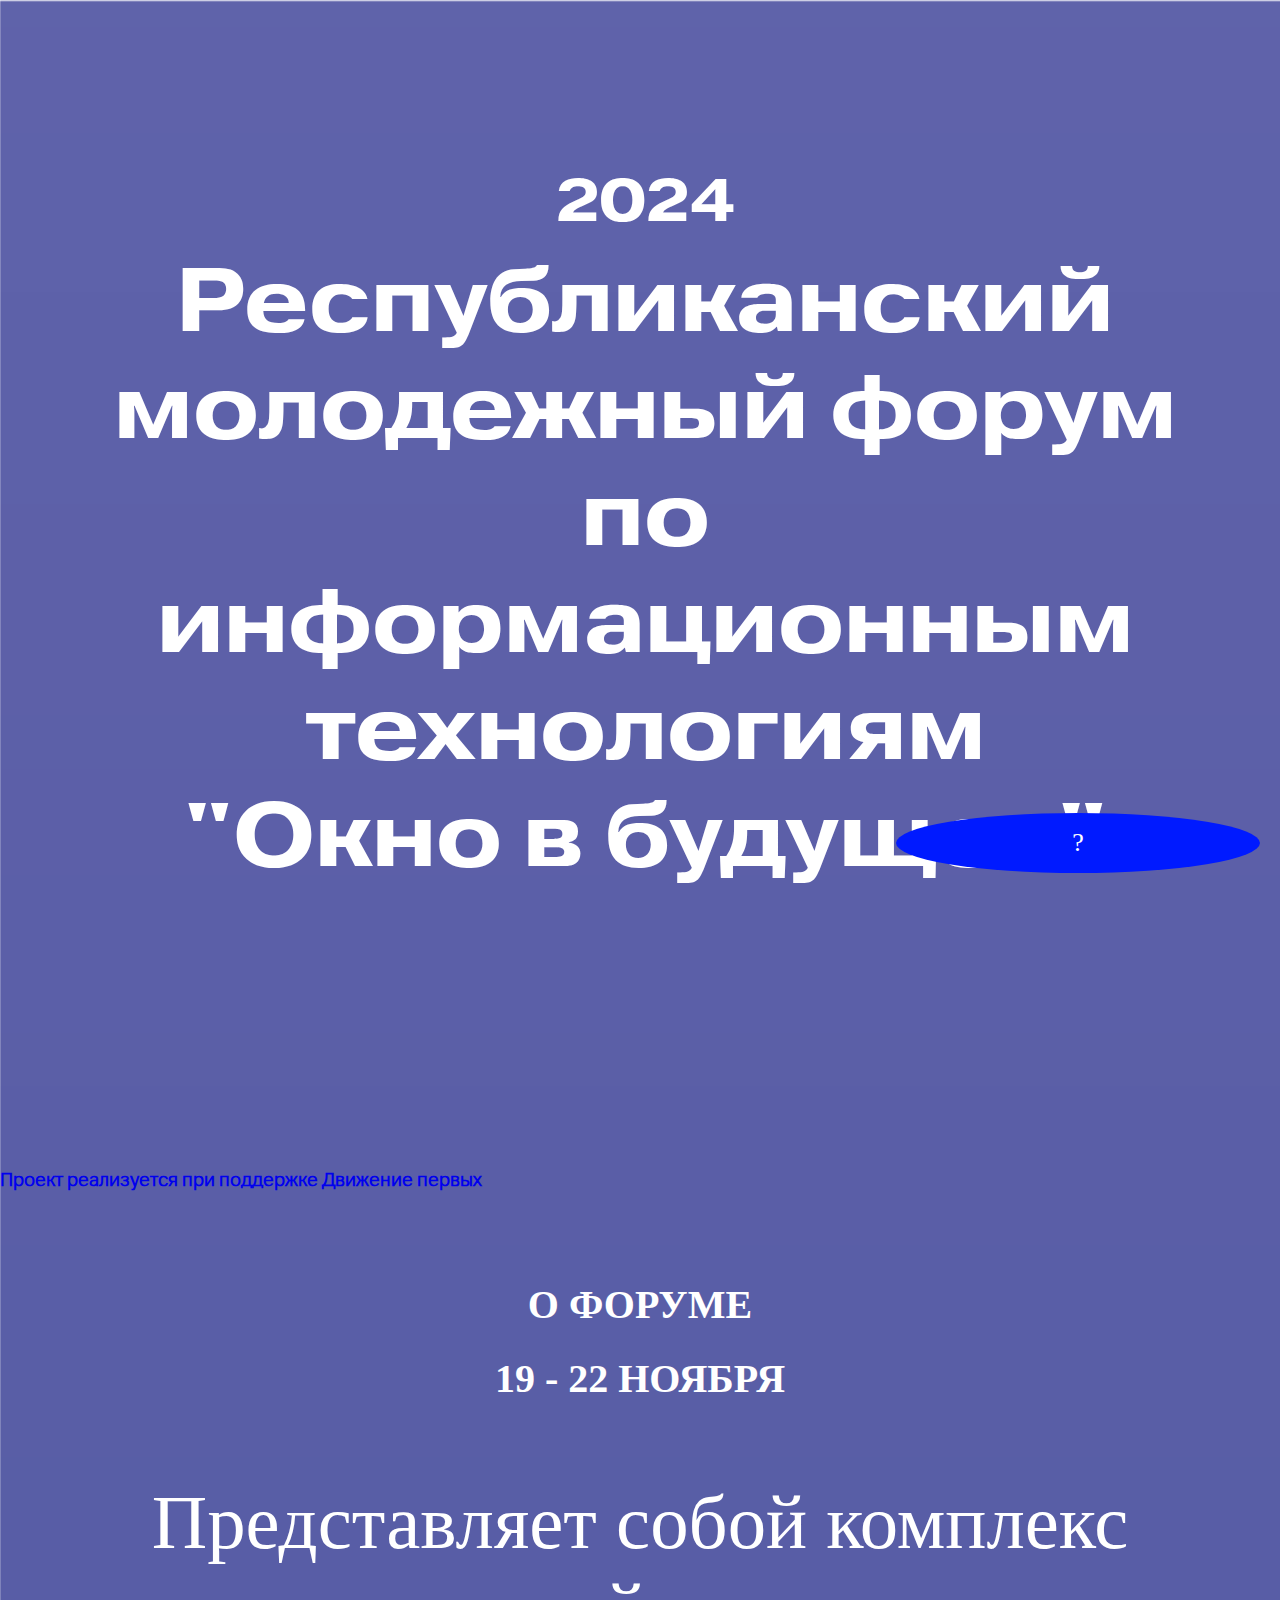
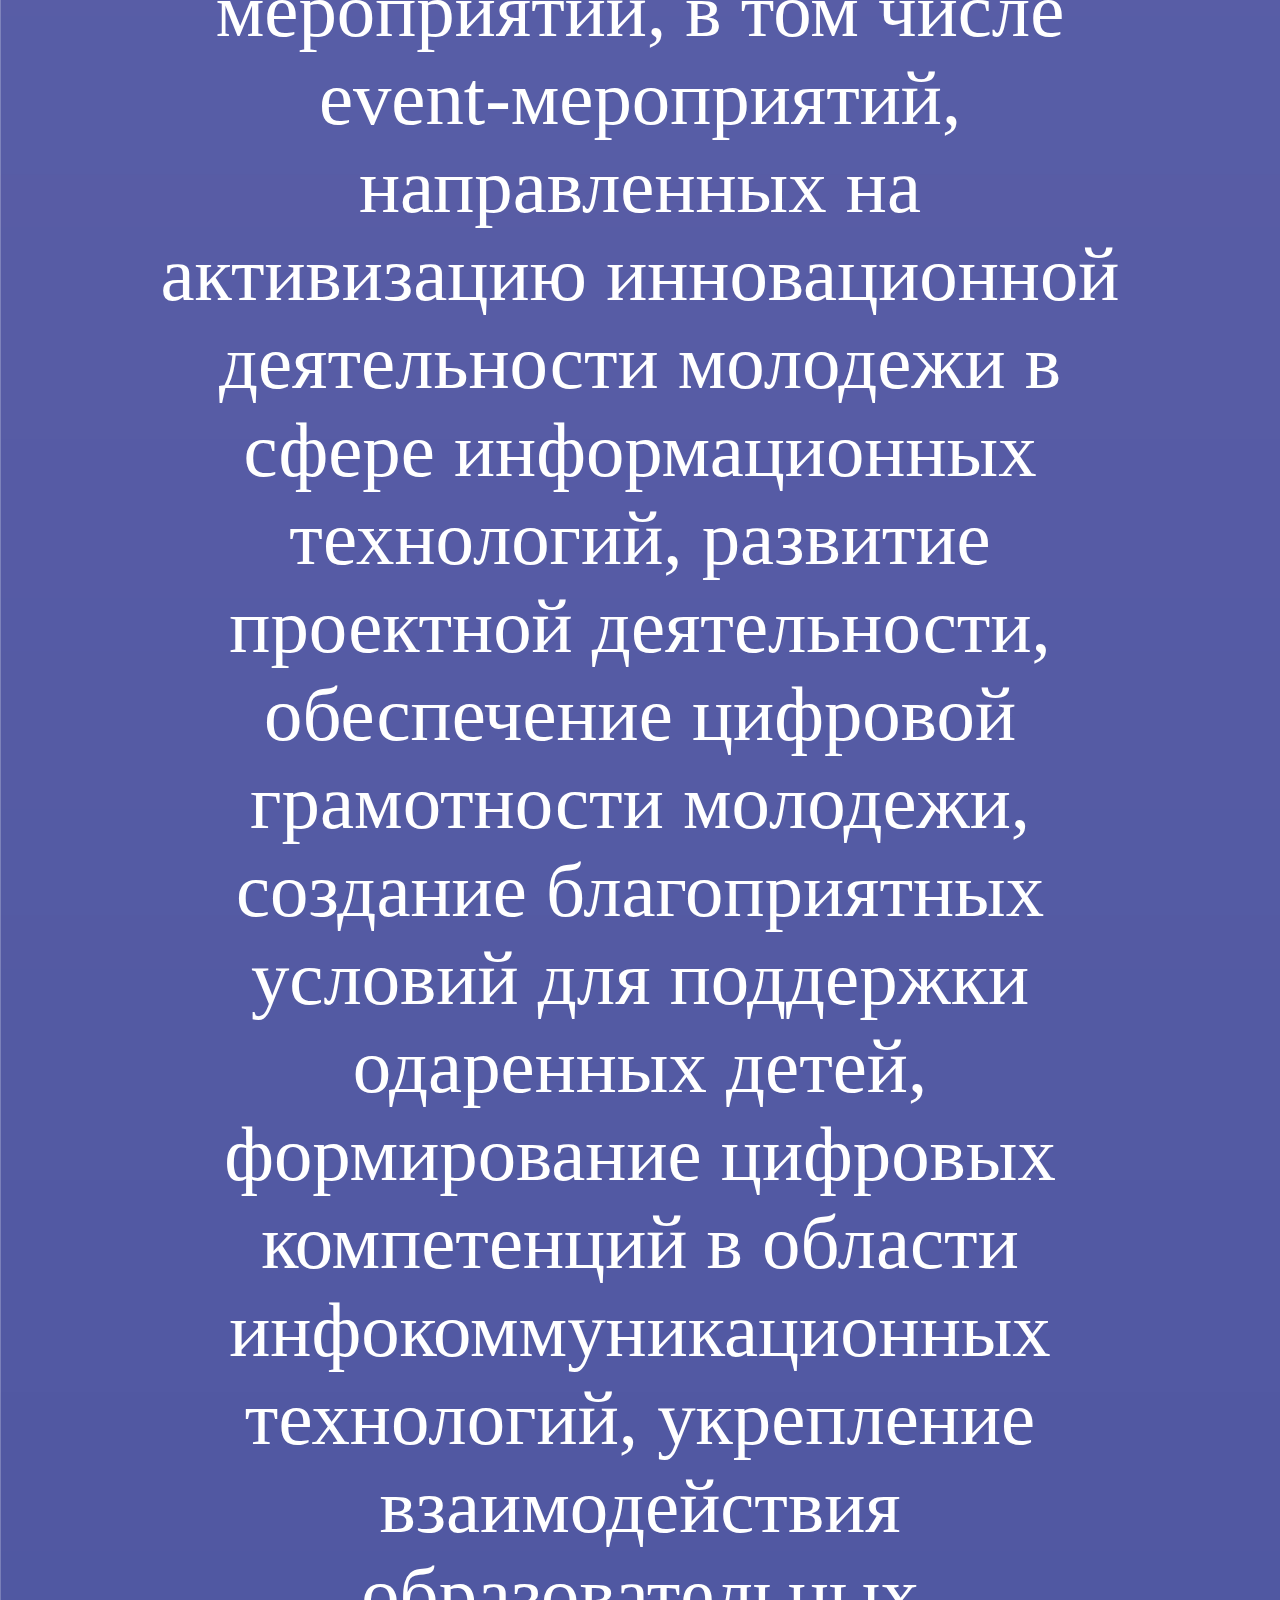
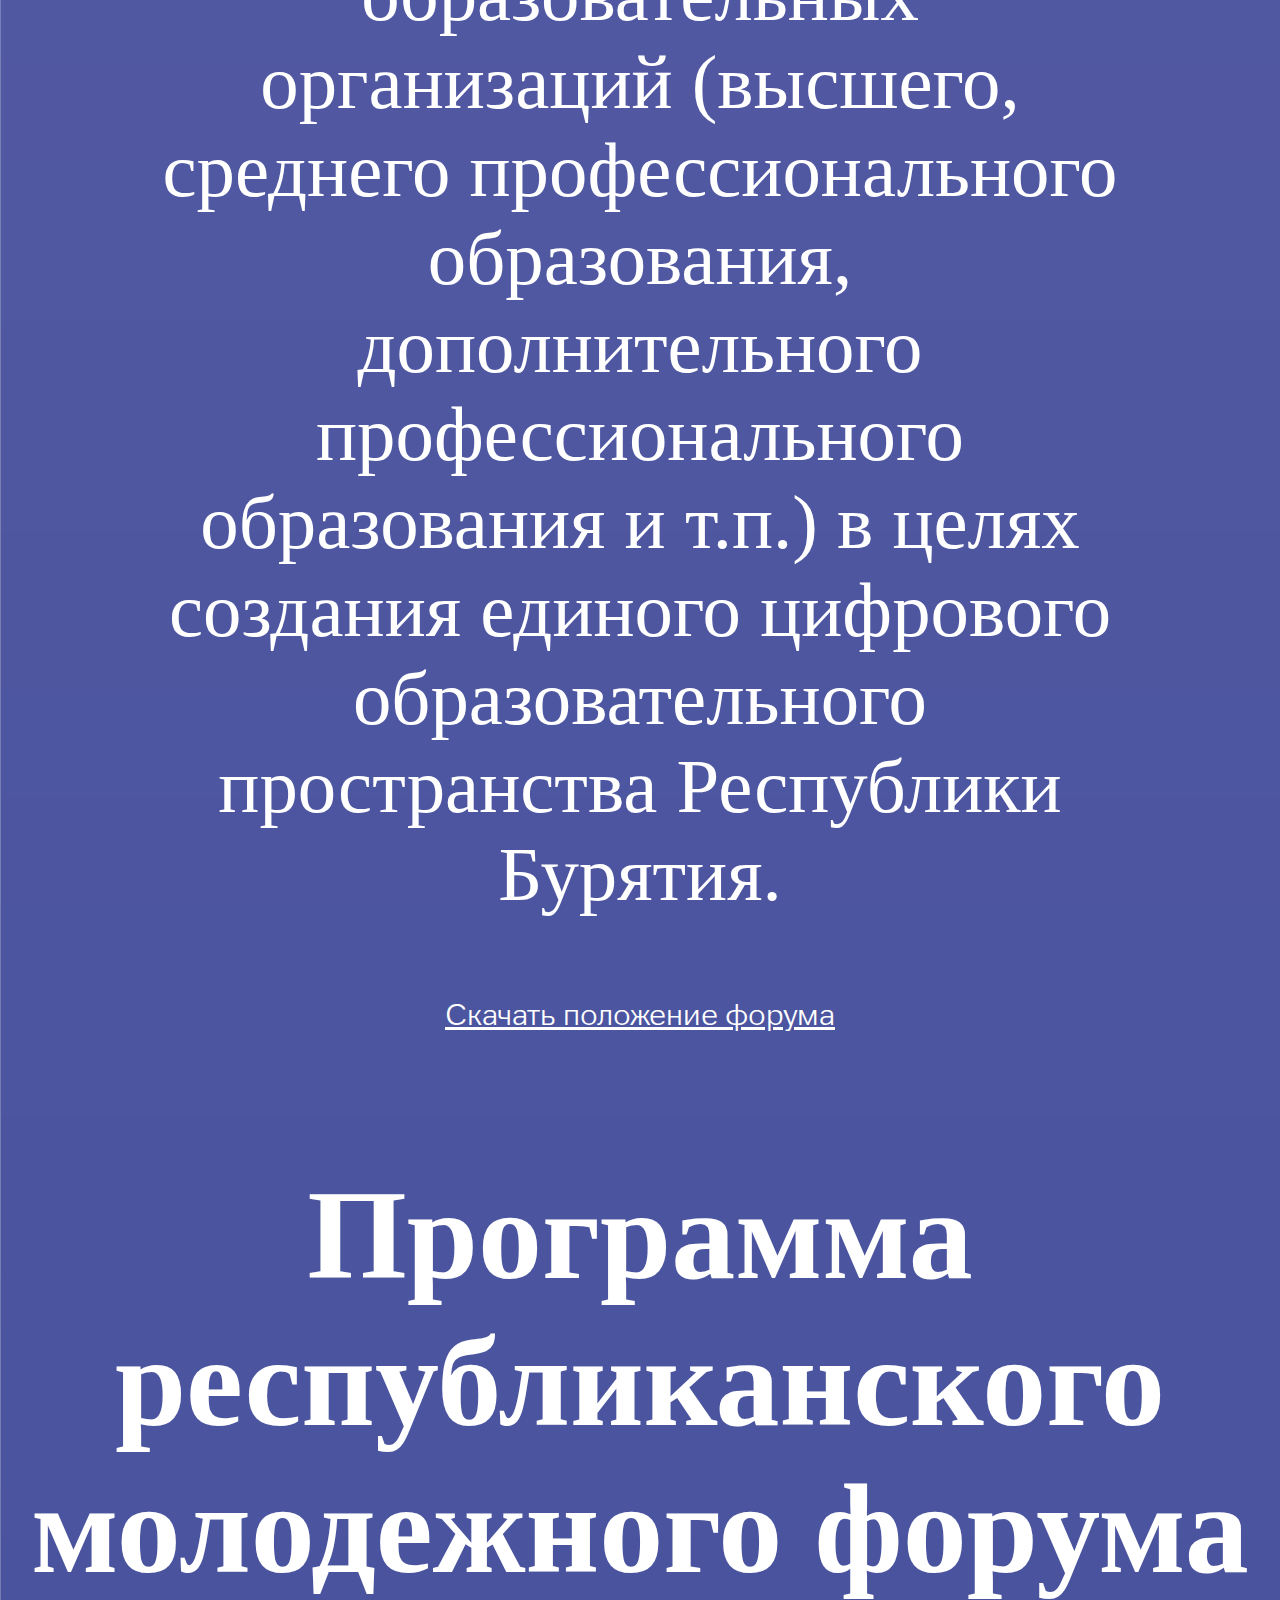
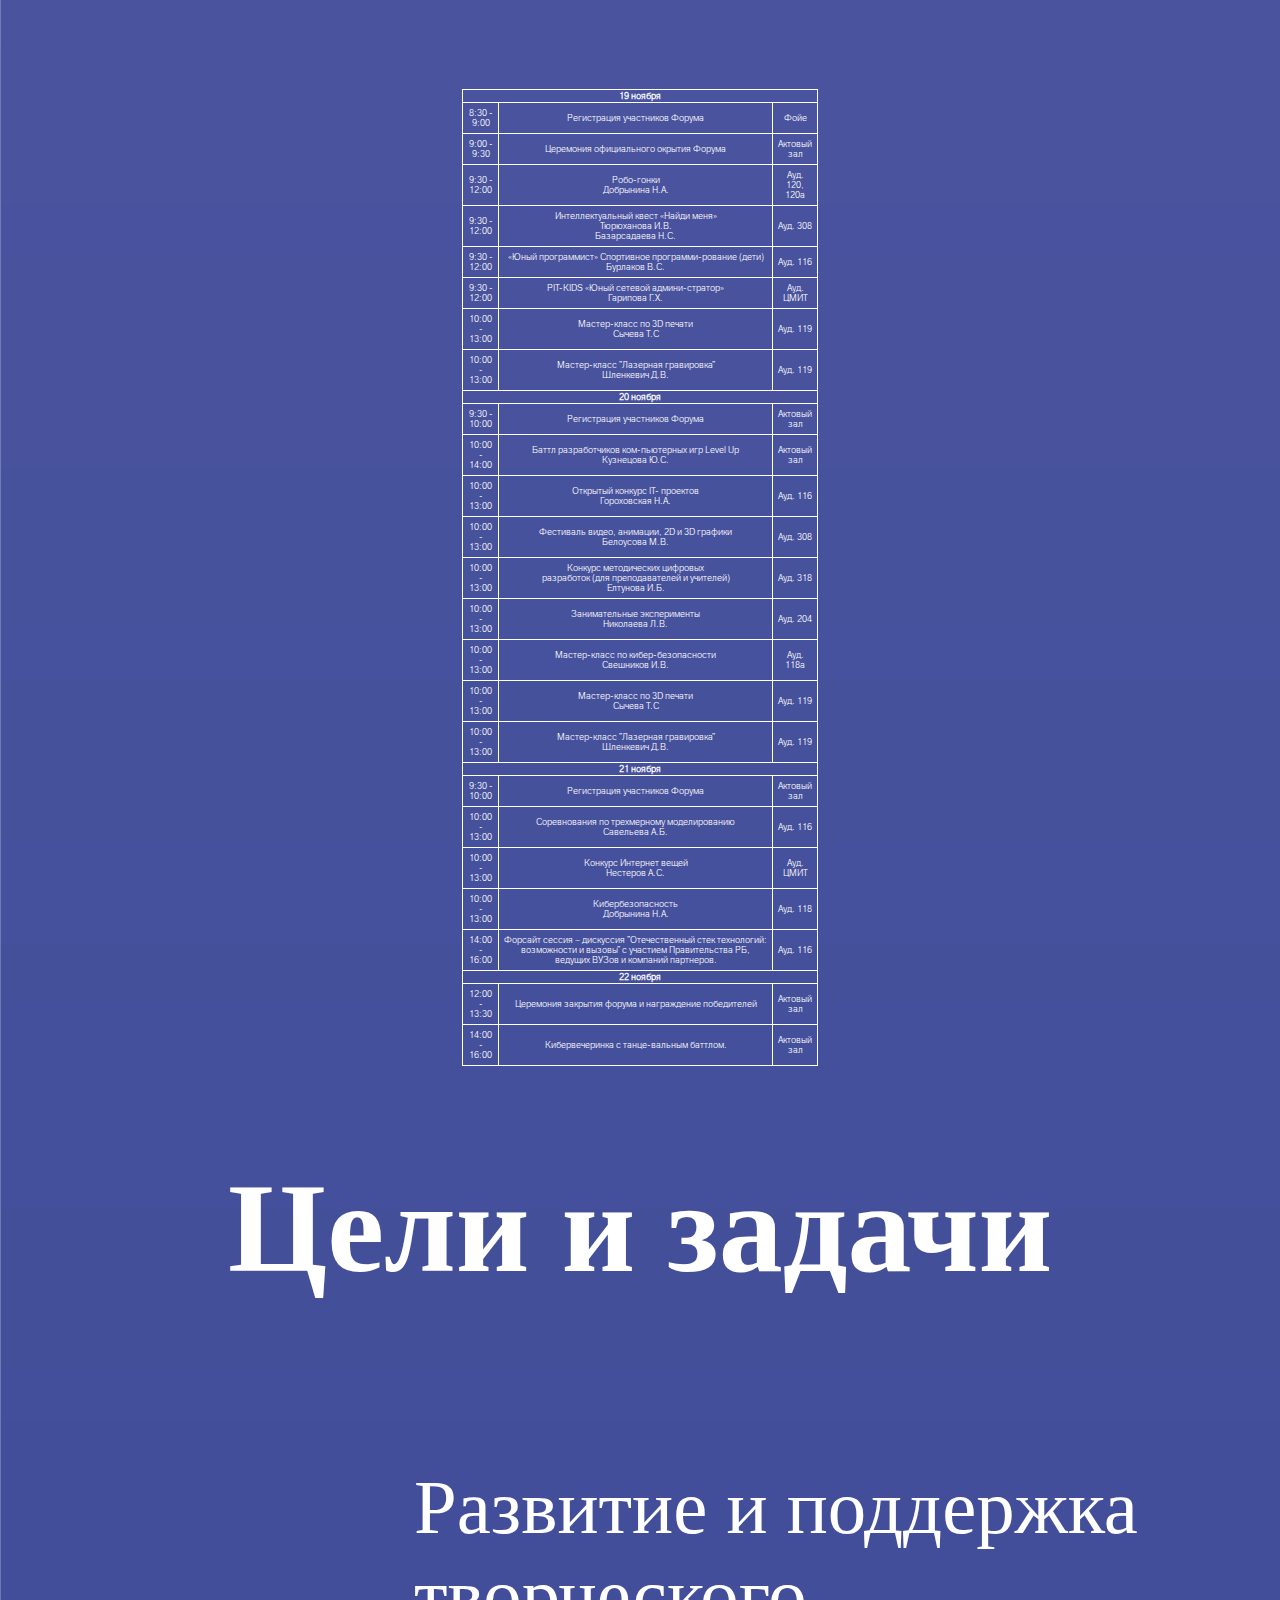
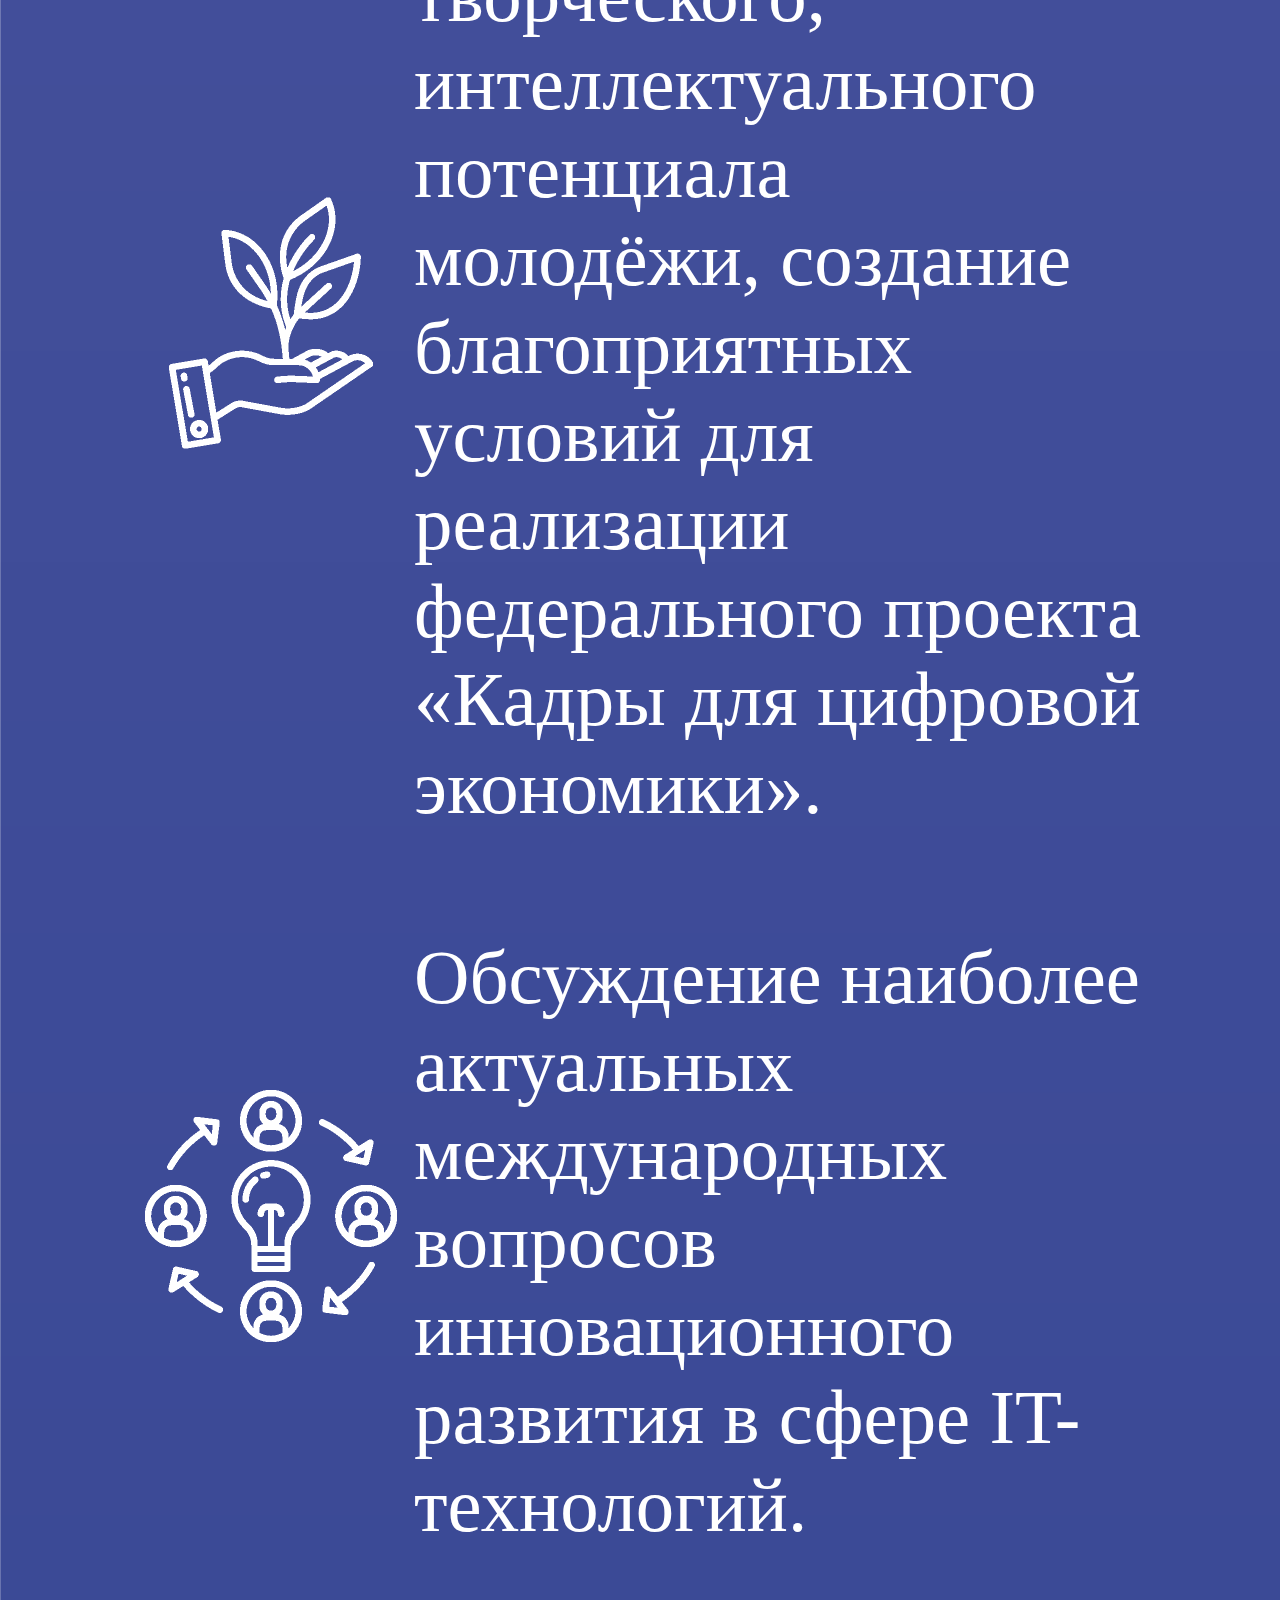
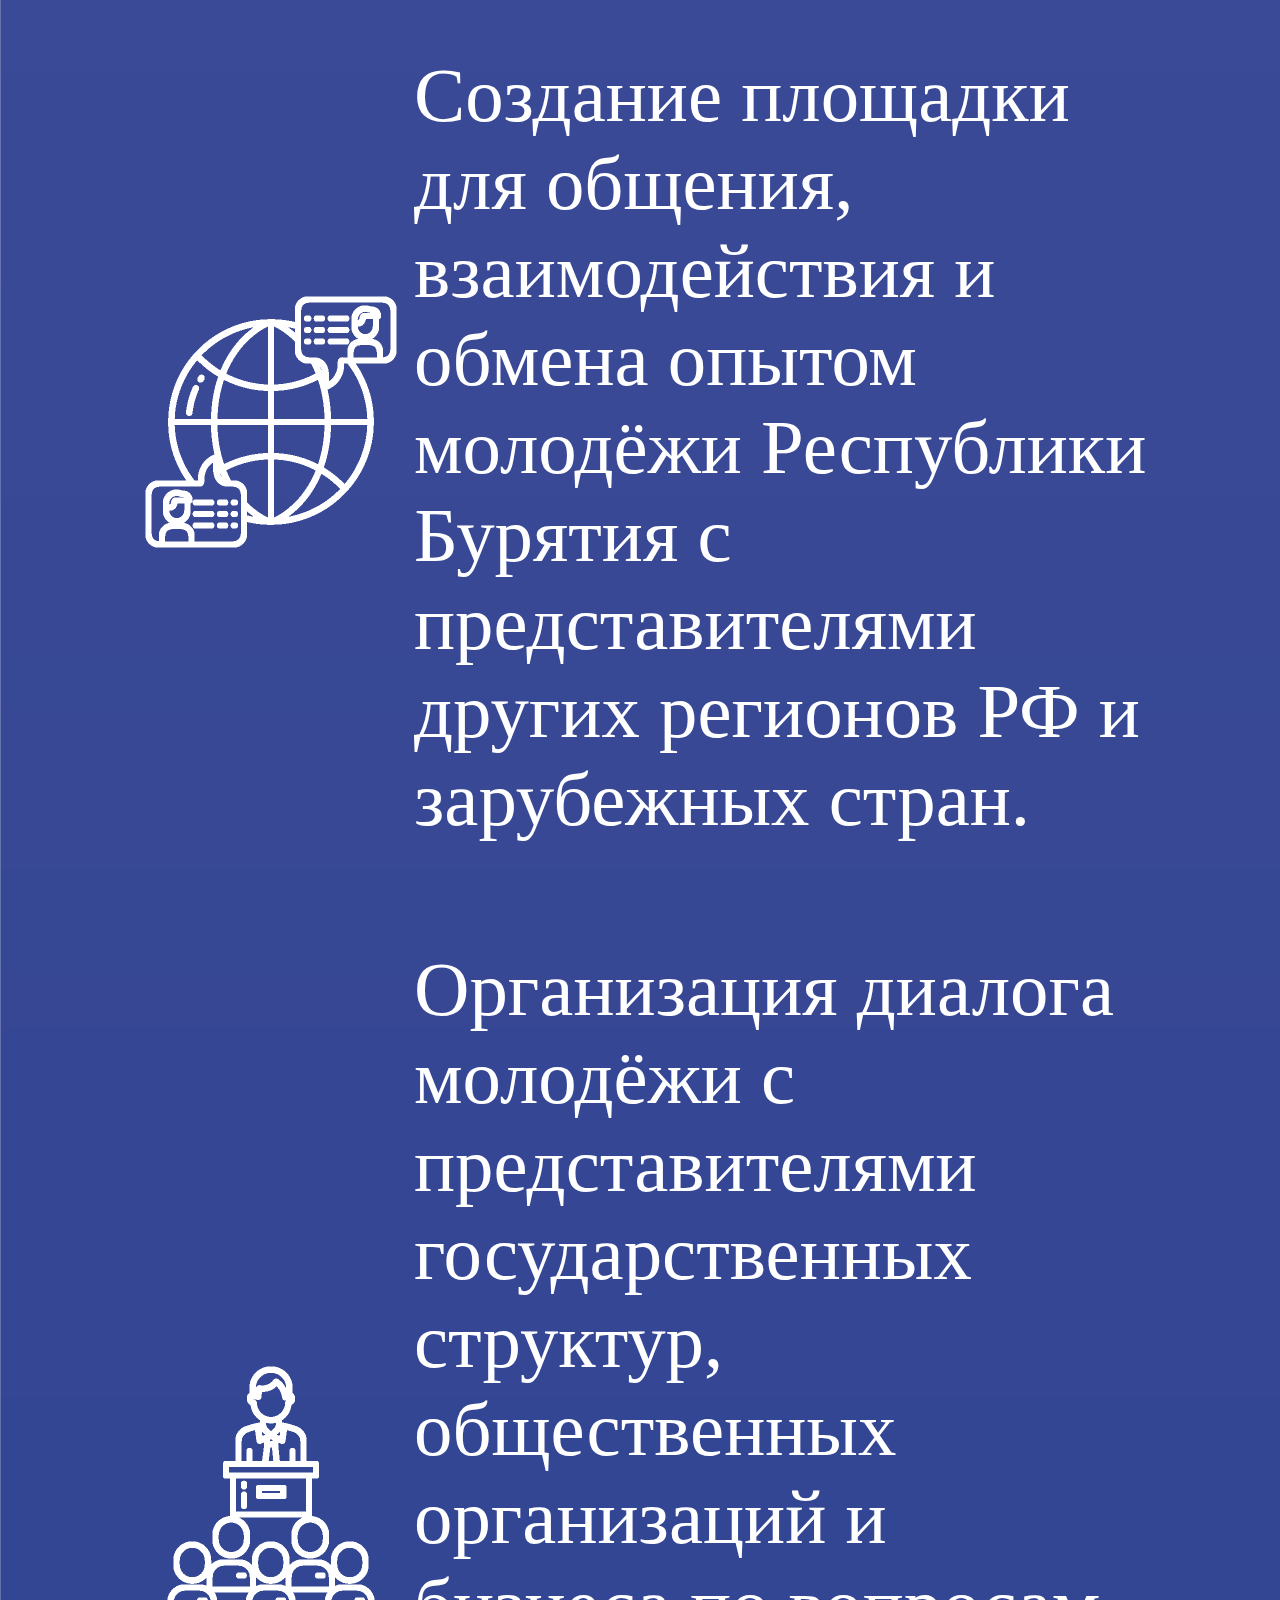
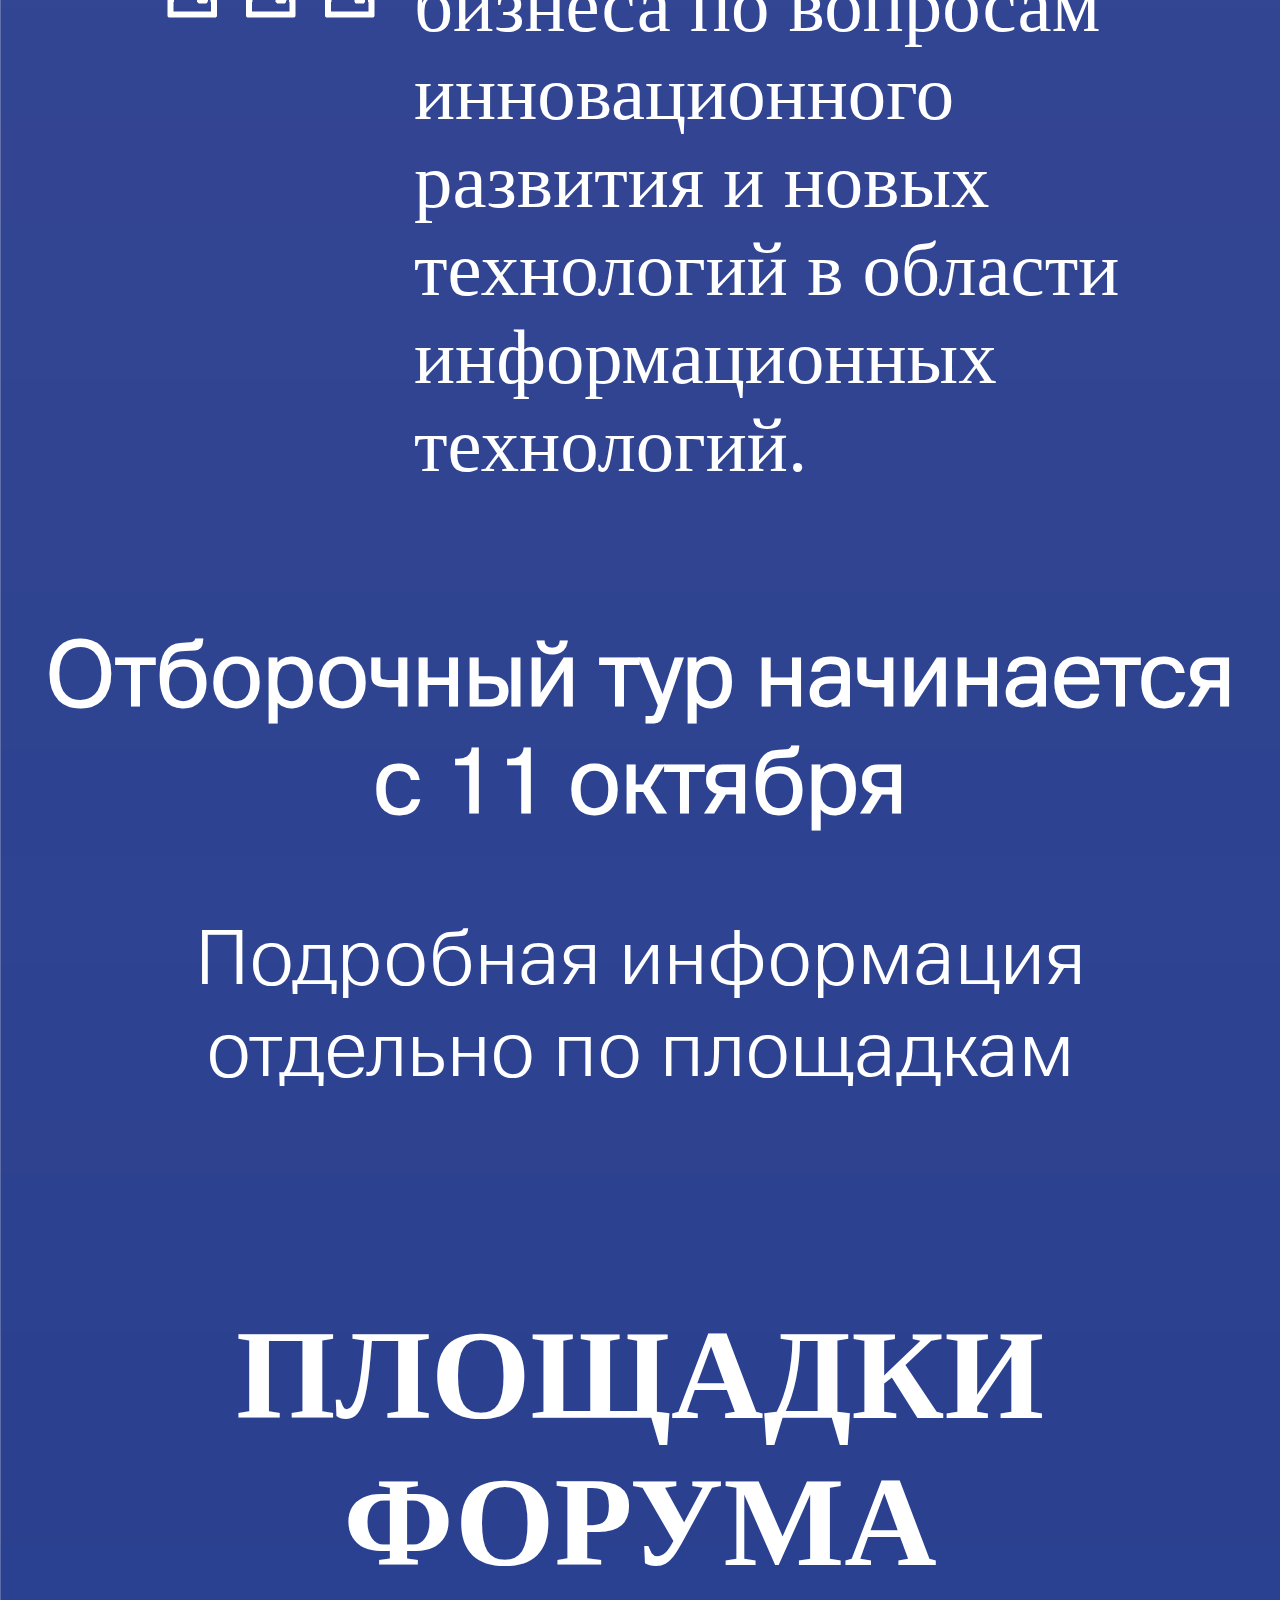
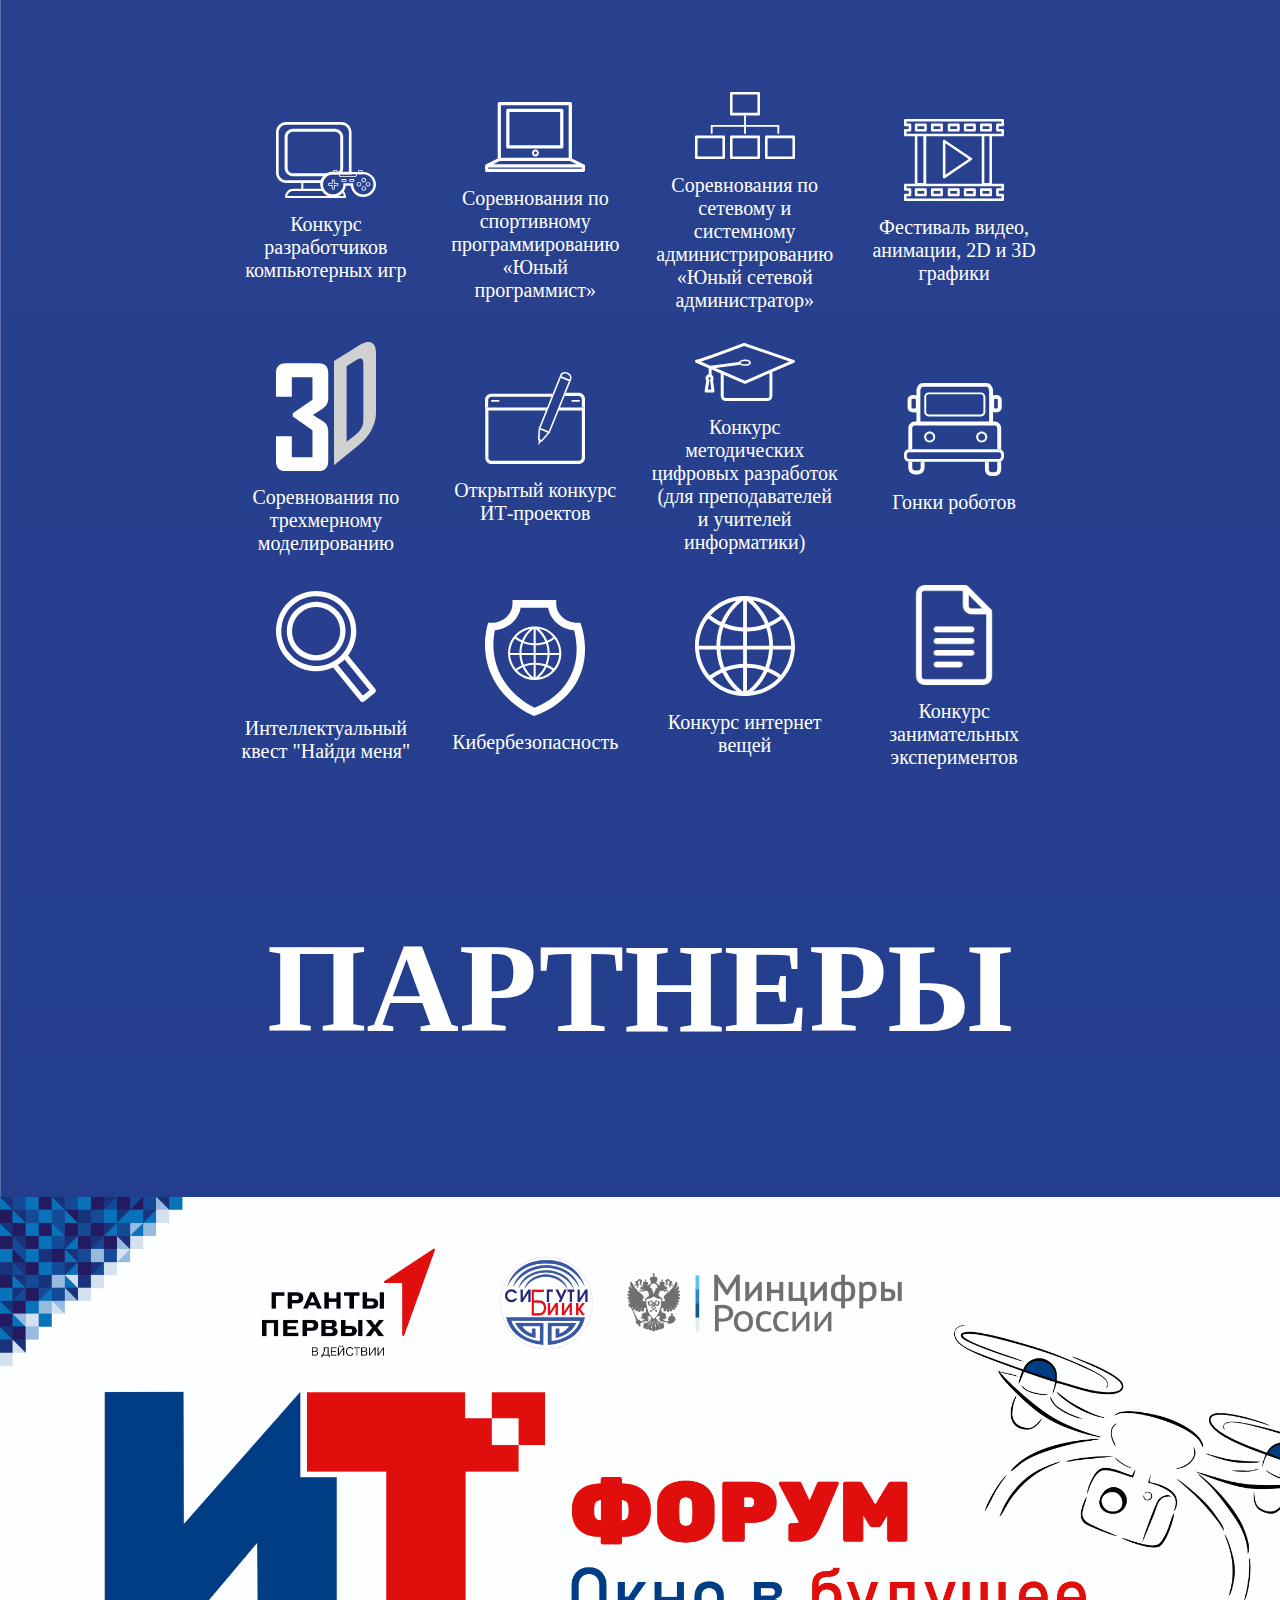
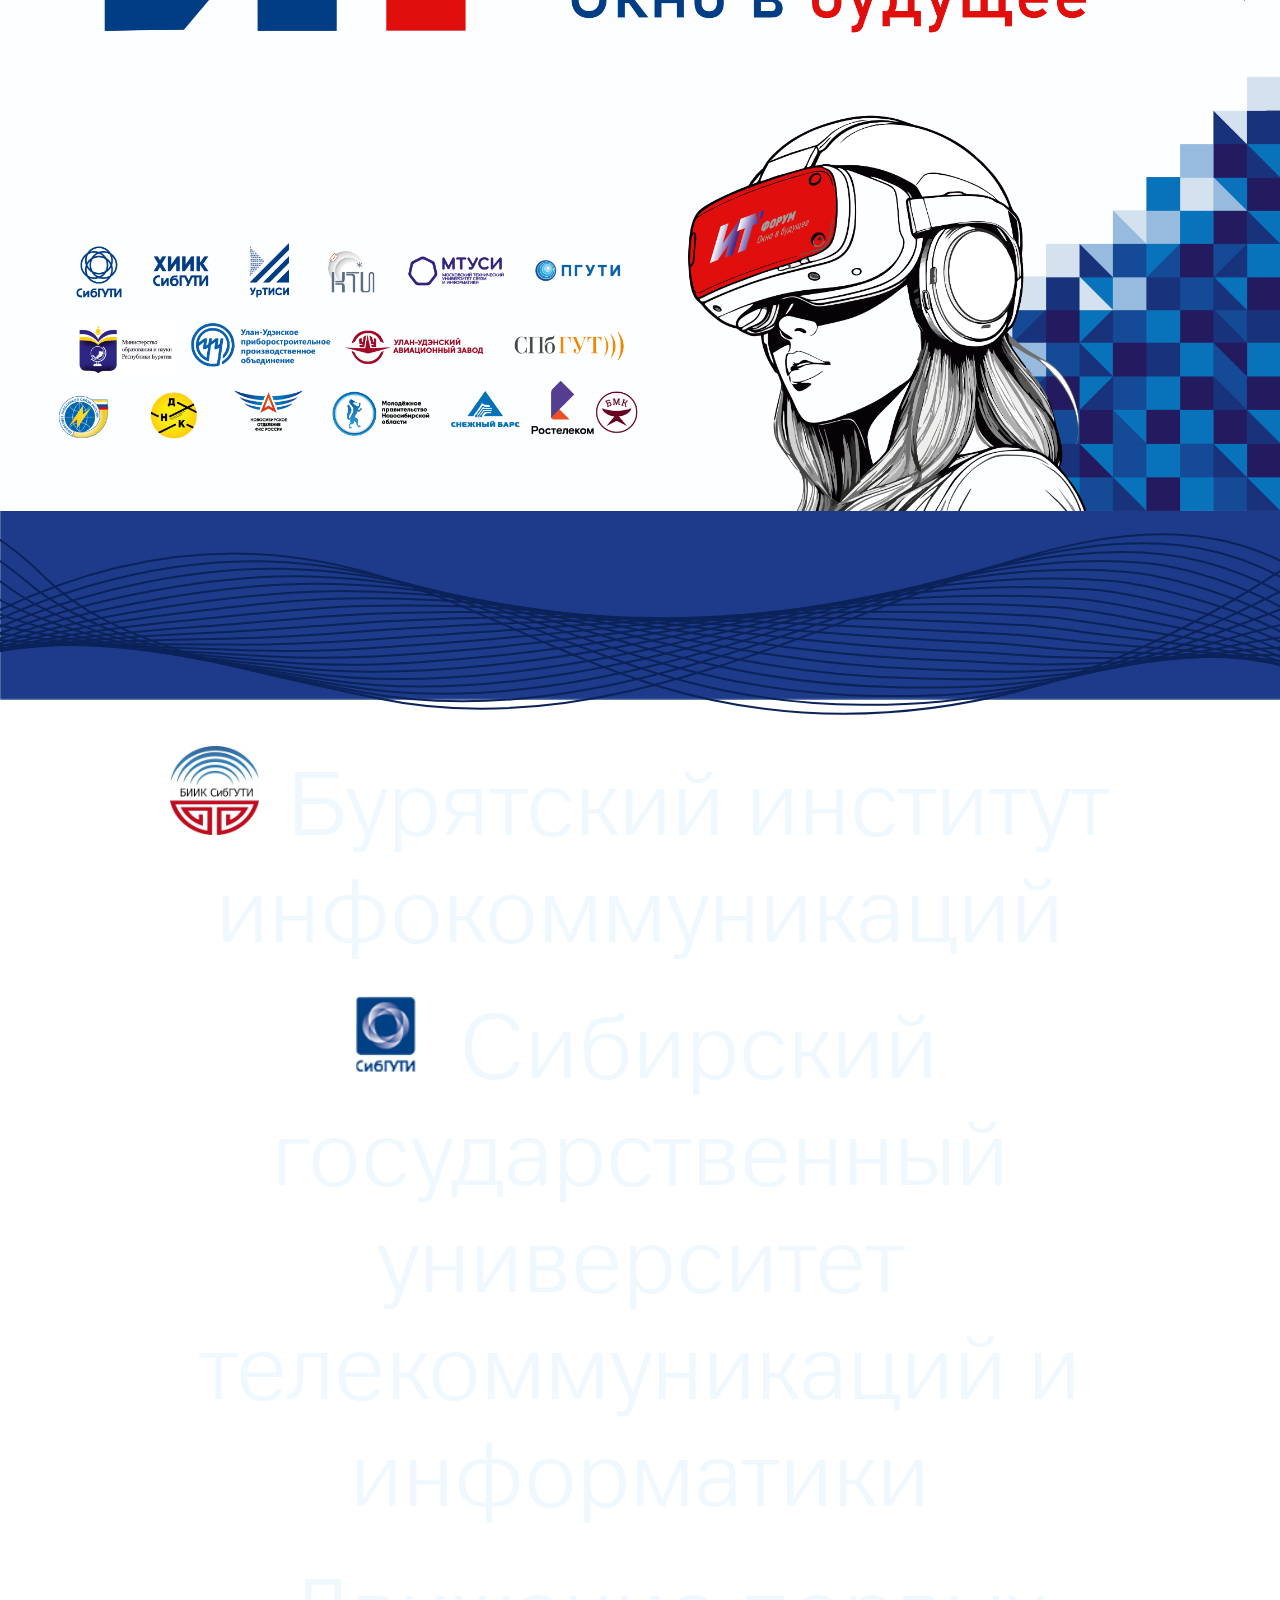
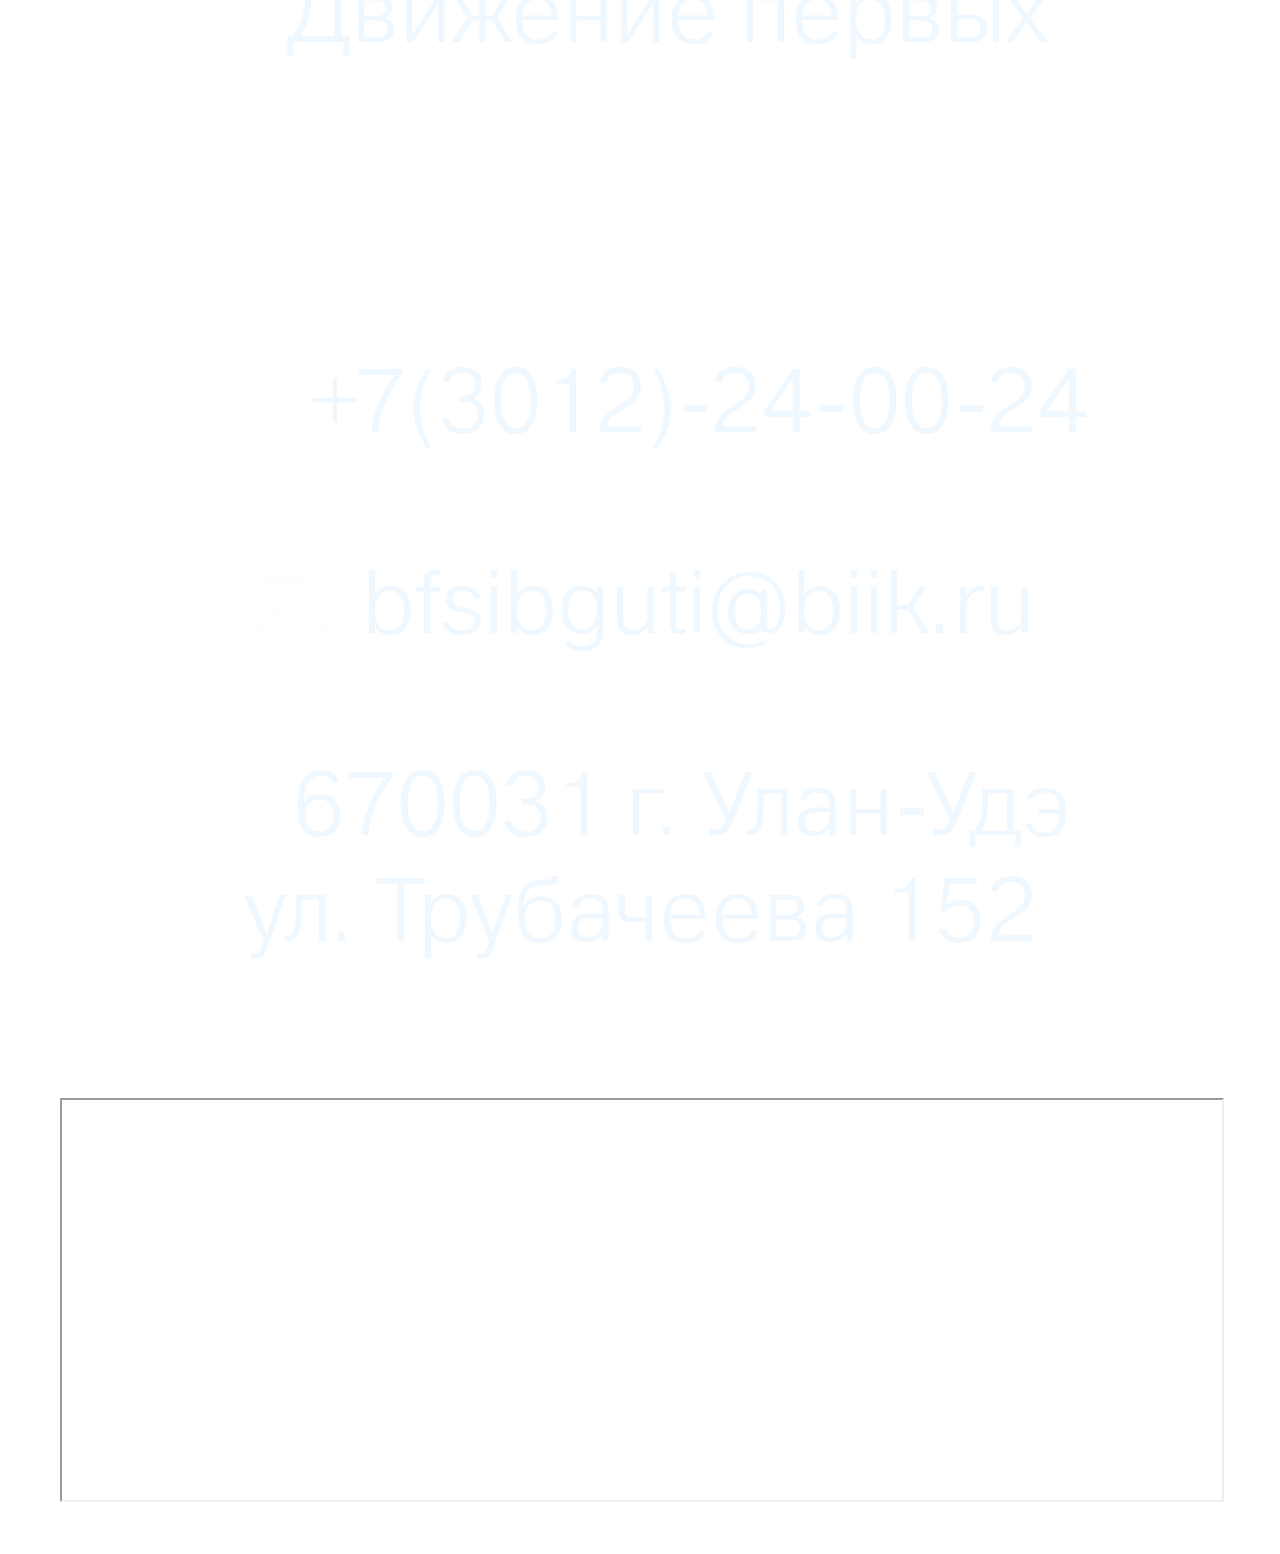
<file: index.html>
<!DOCTYPE html>
<html lang="en">

<head>
	<meta charset="UTF-8">
	<meta name="viewport" content="width=device-width, initial-scale=1.0">
    

	<title>IT форум - Окно в будущее</title>

	<script type="module">
		document.documentElement.classList.remove('no-js');
		document.documentElement.classList.add('js');
	</script>

	<link rel="stylesheet" href="styles.css">

	<meta name="description" content="ОПИСАНИЕ СТРАНИЦЫ">
	<meta property="og:title" content="IT форум - Окно в будущее">
	<meta property="og:description" content="ОПИСАНИЕ СТРАНИЦЫ">
	<meta property="og:image" content="https://www.mywebsite.com/it-forum_logo.png">
	<meta property="og:image:alt" content="Описание изображения по ссылкеt">
	<meta property="og:locale" content="ru_RU">
	<meta property="og:type" content="website">

	<link rel="icon" href="icon/it-forum_logo.png">

	<meta name="theme-color" content="#1110FF">   <!-- тема строки-->

	<link rel="stylesheet" type="text/css" href="styles.css" />


   
</head>

    <body>
    
        <a href="FaQ.HTML" target='_blank' class="text_program" id="floating-button"> ? </a>


        <div class="back_1">
			<div id="banner" > 
				<h6 id="title_motd">2024</h6>
				<h4 id="title">
					Республиканский молодежный форум
					<br>по информационным технологиям
                    <br>"Окно в будущее"
				</h4>
			</div>
        </div>
        
        <!-- <div id="button_rec_block">
            <h2  id="help_text">▼ Для записи кнопка ниже ▼</h2>
            <div id="button_record">  
                <a href="https://forms.yandex.ru/u/66e7a8e090fa7bbdaccf4424/">
                    <img  src="Image/buttom_recorg.png" alt="Записаться"  />
                </a>
            </div>
        </div> -->
        <div id="running-text-block">
            <h3 style="color:#0b2359" class="running-text" >  <a  href="https://будьвдвижении.рф/" > Проект реализуется при поддержке Движение первых  </a> </h3>
        </div>   
        <div >
            <div id="block_2" >
                <section > 
                        <h1>О ФОРУМЕ</h1>
                        <h1>19 - 22 НОЯБРЯ </h1> 
                        <p>
                            Представляет собой комплекс мероприятий, в том числе event-мероприятий, направленных на
                            активизацию инновационной деятельности молодежи в сфере информационных технологий,
                            развитие проектной деятельности, обеспечение цифровой грамотности молодежи, создание
                            благоприятных условий для поддержки одаренных детей, формирование цифровых компетенций
                            в области инфокоммуникационных технологий, укрепление взаимодействия образовательных
                            организаций (высшего, среднего профессионального образования, дополнительного
                            профессионального образования и т.п.) в целях создания единого цифрового образовательного
                            пространства Республики Бурятия.
                        </p>
                        <a id="downloadLink" href="documents/Республиканский IT форум 2024.pdf" target='_blank'>
                        Скачать положение форума</a>
                </section>
            </div>    
         </div> 
            

        <h1>Программа республиканского молодежного форума</h1>

         <div id="table_block">
            
            <section>
                <table>
                     <tr> <th colspan="3">19 ноября</th>  </tr>
                    <tr>
                        <td> 8:30 - 9:00 </td>
                        <td> Регистрация участников Форума</td>
                        <td> Фойе</td>
                    </tr>
                    <tr>
                        <td> 9:00 - 9:30 </td>
                        <td> Церемония официального окрытия Форума</td>
                        <td> Актовый зал</td>
                    </tr>
                    <tr>
                        <td> 9:30 - 12:00 </td>
                        <td> Робо-гонки <br> Добрынина Н.А. </td>
                        <td> Ауд. 120, 120а</td>
                    </tr>
                    <tr>
                        <td> 9:30 - 12:00 </td>
                        <td> Интеллектуальный квест «Найди меня»
                             <br> Тюрюханова И.В.
                             <br> Базарсадаева Н.С.
                        </td>
                        <td> Ауд. 308</td>
                    </tr>
                    <tr>
                        <td> 9:30 - 12:00 </td>
                        <td> «Юный программист» Спортивное программи-рование (дети)
                             <br> Бурлаков В.С.</td>
                        <td> Ауд. 116</td>
                    </tr>
                    <tr>
                        <td> 9:30 - 12:00 </td>
                        <td> РIT-KIDS «Юный сетевой админи-стратор»
                            <br> Гарипова Г.Х. </td>
                        <td> Ауд. ЦМИТ</td>
                    </tr>
                    <tr>
                        <td> 10:00 - 13:00 </td>
                        <td> Мастер-класс по 3D печати
                            <br> Сычева Т.С </td>
                        <td> Ауд. 119</td>
                    </tr>
                    <tr>
                        <td> 10:00 - 13:00 </td>
                        <td> Мастер-класс "Лазерная гравировка"
                            <br> Шленкевич Д.В. </td>
                        <td> Ауд. 119</td>
                    </tr>
                    <tr> <th colspan="3">20 ноября</th>  </tr>
                    <tr>
                        <td> 9:30 - 10:00 </td>
                        <td> Регистрация участников Форума</td>
                        <td> Актовый зал</td>
                    </tr>
                    <tr>
                        <td> 10:00 - 14:00 </td>
                        <td> Баттл разработчиков ком-пьютерных игр Level Up                            
                            <br> Кузнецова Ю.С. </td>
                        <td> Актовый зал</td>
                    </tr>
                    <tr>
                        <td> 10:00 - 13:00 </td>
                        <td> Открытый конкурс IT- проектов                            
                            <br> Гороховская Н.А. </td>
                        <td> Ауд. 116</td>
                    </tr>
                    <tr>
                        <td> 10:00 - 13:00 </td>
                        <td> Фестиваль видео, анимации, 2D и 3D графики                      
                            <br>Белоусова М.В. </td>
                        <td> Ауд. 308</td>
                    </tr>
                    <tr>
                        <td> 10:00 - 13:00 </td>
                        <td> Конкурс методических цифровых
                            <br> разработок (для преподавателей и учителей)             
                            <br>Елтунова И.Б.  </td>
                        <td> Ауд. 318</td>
                    </tr>
                    <tr>
                        <td> 10:00 - 13:00 </td>
                        <td> Занимательные  эксперименты
                            <br> Николаева Л.В. </td>
                        <td> Ауд. 204</td>
                    </tr>
                    <tr>
                        <td> 10:00 - 13:00 </td>
                        <td> Мастер-класс по кибер-безопасности
                            <br> Свешников И.В. </td>
                        <td> Ауд. 118а</td>
                    </tr>
                    <tr>
                        <td> 10:00 - 13:00 </td>
                        <td> Мастер-класс по 3D печати
                            <br> Сычева Т.С </td>
                        <td> Ауд. 119</td>
                    </tr>
                    <tr>
                        <td> 10:00 - 13:00 </td>
                        <td> Мастер-класс "Лазерная гравировка"
                            <br> Шленкевич Д.В. </td>
                        <td> Ауд. 119</td>
                    </tr>
                    <tr> <th colspan="3">21 ноября</th>  </tr>
                    <tr>
                        <td> 9:30 - 10:00 </td>
                        <td> Регистрация участников Форума</td>
                        <td> Актовый зал</td>
                    </tr>
                    <tr>
                        <td> 10:00 - 13:00 </td>
                        <td> Соревнования по трехмерному моделированию                            
                            <br> Савельева А.Б. </td>
                        <td> Ауд. 116</td>
                    </tr>
                    <tr>
                        <td> 10:00 - 13:00 </td>
                        <td> Конкурс Интернет вещей                            
                            <br> Нестеров А.С. </td>
                        <td> Ауд. ЦМИТ</td>
                    </tr>
                    <tr>
                        <td> 10:00 - 13:00 </td>
                        <td> Кибербезопасность                          
                            <br> Добрынина Н.А. </td>
                        <td> Ауд. 118</td>
                    </tr>
                    <tr>
                        <td> 14:00 - 16:00 </td>
                        <td> Форсайт сессия – дискуссия "Отечественный стек технологий: 
                            <br> возможности и вызовы" с участием Правительства РБ,
                            <br> ведущих ВУЗов и компаний партнеров.
                        </td>
                        <td> Ауд. 116</td>
                    </tr>
                    <tr> <th colspan="3">22 ноября</th>  </tr>
                    <tr>
                        <td> 12:00 - 13:30 </td>
                        <td> Церемония закрытия форума и награждение победителей</td>
                        <td> Актовый зал</td>
                    </tr>
                    <tr>
                        <td> 14:00 - 16:00 </td>
                        <td> Кибервечеринка с танце-вальным баттлом.  </td>
                        <td> Актовый зал</td>
                    </tr>
                </table>
            </section>
        </div>



         
         <h1>Цели и задачи</h1> 
                <section id="block_3" >
                    <div class="item-lists">
                        <img  src="Image/growth.png" >
                        <p >
                            Развитие и поддержка творческого, интеллектуального потенциала молодёжи,
                            создание благоприятных условий для реализации федерального проекта
                            «Кадры для цифровой экономики».
                        </p>
                    </div>
                    <div class="item-lists">
                        <img src="Image/creative-process.png"  />
                        <p >
                            Обсуждение наиболее актуальных международных вопросов инновационного
                            развития в сфере IT-технологий.
                        </p>
                    </div>
                    <div class="item-lists">
                        <img  src="Image/chat.png" />
                        <p >
                            Создание площадки для общения, взаимодействия и обмена опытом молодёжи Республики Бурятия 
                            с представителями других регионов РФ и зарубежных стран.
                        </p>
                    </div>
                    <div class="item-lists  ">
                        <img  src="Image/44SuXoJE4фффффO0.jpg.png" />
                        <p >
                            Организация диалога молодёжи с представителями государственных структур,
                            общественных организаций и бизнеса по вопросам инновационного развития
                            и новых технологий в области информационных технологий.
                        </p>
                    </div>
                    <div class="item-lists  ">
                        <!-- <img  src="Image/google-docs.png" />
                        <p >
                            Отборочный этап для проведения профессиональных конкурсов и соревнований по 
                            различным направлениям в области информационных технологий проходит с 11 отктября 
                        </p>
                    </div> -->
                </section>
              
            <div id="block_otb">
                <h1> Отборочный тур начинается с 11 октября</h1>
                <p> Подробная информация отдельно по площадкам</p>
            </div>
        <div >
            <h1>ПЛОЩАДКИ ФОРУМА</h1>
            <section id="block_4" >
                <a href="pc_play.html" target='_blank' class="text_program"> <img src="Image/GameDev.svg" > 
                    <br> Конкурс разработчиков компьютерных игр </a>
                
                <a href="Prog_contest.html"  target='_blank' class="text_program"> <img src="Image/Prog_contest.svg" > 
                     <br>Соревнования по спортивному программированию «Юный программист»</a>
                
                <a href="NetwSysAdm.html" target='_blank' class="text_program"> <img src="Image/NetwSysAdm.svg" > 
                     <br> Соревнования по сетевому и системному администрированию «Юный сетевой администратор» </a>
           
                <a href="Festival_2_3.html" target='_blank' class="text_program"> <img src="Image/Festival_2_3.svg" > 
                     <br> Фестиваль видео, анимации, 2D и 3D графики  </a>
            
                <a href="contest_3D.html" target='_blank' class="text_program"> <img src="Image/contest_3D.svg" > 
                     <br>Соревнования по трехмерному моделированию  </a>
            
                <a href="IT_prj.html" target='_blank' class="text_program"> <img src="Image/IT_prj.svg" > 
                    <br> Открытый конкурс ИТ-проектов   </a>
            
                <a href="Method_devel.html" target='_blank' class="text_program"> <img src="Image/Method_devel.svg" > 
                    <br> Конкурс методических цифровых разработок (для преподавателей и учителей информатики)  </a>
            
                <a href="Robo_racing.html" target='_blank' class="text_program"> <img src="Image/Robo_racing.svg" > 
                     <br>Гонки роботов  </a>
            
                <a href="IT_Quest.html" target='_blank' class="text_program"> <img src="Image/IT_Quest.svg" > 
                        <br>Интеллектуальный квест "Найди меня"   </a>
        
                 <a href="Cybersecurity.html" target='_blank' class="text_program"> <img src="Image/Cybersecurity.svg" > 
                        <br>Кибербезопасность    </a>
            
                 <a href="Inet_of_things.html" target='_blank' class="text_program"> <img src="Image/Inet_of_things.svg" > 
                        <br>Конкурс интернет вещей    </a>
            
                 <a href="documents/Положение «Конкурс занимательных экспериментов».pdf" target='_blank' class="text_program"> <img src="Image/google-docs.png" > 
                        <br>Конкурс занимательных экспериментов  </a> 
            </section>
        </div>
        <div id="block_5">
            <h1>ПАРТНЕРЫ</h1>
             <img id="partners" src="Image/partners.png"/> 
        </div>
        <div> <img id="liner_footer" src="Image/liner_footer.svg"/></div>
        <!-- <div id="footer_name"> КОНТАКТЫ</div> -->
        <section id="footer">
            <!-- <div>
                <p> Ответственное лицо по вопросам заключения договора </p>
                <p>Елтунова Инга Баировна  </p>
                <p> <img src="Image/phone.png"/> +7(902)161-70-78 </p>
                <p> <img src="Image/mail.png"/> eltunova@biik.ru </p>
            
                <p> Контактное лицо по рабочим, техническим вопросам  </p>
                <p>Добрынин Сергей Иннокентьевич </p>
                <p> <img src="Image/phone.png"/> +7(3012)24-00-24 </p>
                <p> <img src="Image/mail.png"/> dobrynin@biik.ru </p>
            
                <p> Контактное лицо по заявкам на усастие </p>
                <p>Шиханова Раиса Михайловна </p>
                <p> <img src="Image/phone.png"/> +7(3012)24-00-24 </p>
                <p> <img src="Image/mail.png"/> mail@biik.ru </p>
            </div> -->
            <div id="linksPartner">
               <br><a href="https://biik.ru/"> <img src="Image/logo_BIIK.png"/> Бурятский институт инфокоммуникаций </a><br>
               <br><a href="https://sibsutis.ru/"> <img src="Image/logo_sibguti.png" /> Сибирский государственный университет телекоммуникаций и информатики </a><br>
               <br><a href="https://будьвдвижении.рф/"> <img src="Image/perv_dv.png"/>Движение первых </a><br>
            </div>
            
            <div>
            <h2>КОНТАКТЫ</h2>
            <p> <img src="Image/phone.png" /> +7(3012)-24-00-24</p>
            <p> <img src="Image/mail.png"/> bfsibguti@biik.ru </p>
            <p><img src="Image/place.png"/> 670031 г. Улан-Удэ <br> ул. Трубачеева 152 </p>
            </div>

            <div id="map">
                <a href="https://yandex.ru/maps/198/ulan-ude/?utm_medium=mapframe&amp;utm_source=maps"></a>
                <a href="https://yandex.ru/maps/198/ulan-ude/?ll=107.618539%2C51.817203&amp;mode=whatshere&amp;utm_medium=mapframe&amp;utm_source=maps&amp;whatshere%5Bpoint%5D=107.618766%2C51.816999&amp;whatshere%5Bzoom%5D=17.6&amp;z=17.6" ></a>
                <iframe id="mapFrame" src="https://yandex.ru/map-widget/v1/?ll=107.618539%2C51.817203&amp;mode=whatshere&amp;whatshere%5Bpoint%5D=107.618766%2C51.816999&amp;whatshere%5Bzoom%5D=17.6&amp;z=17.6"  frameborder="1" allowfullscreen="true" ></iframe>
            </div>
            
        </section>
    </body>
</html>
</file>
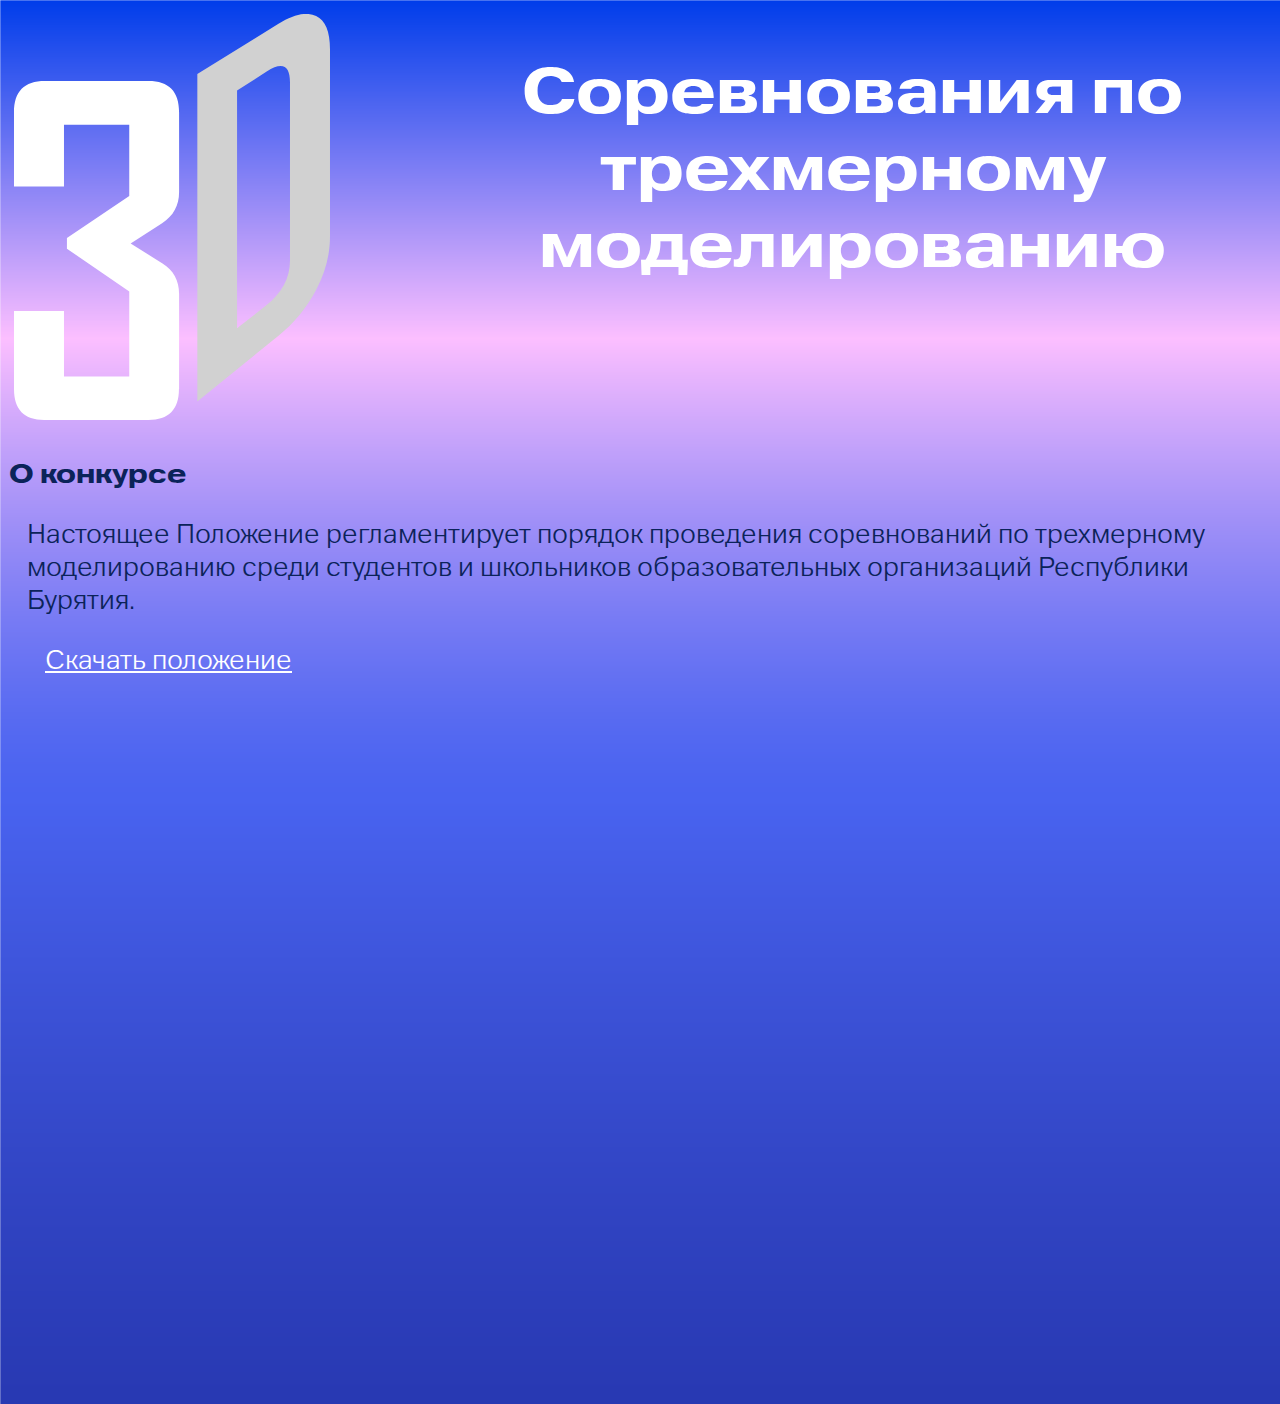
<file: contest_3D.html>
<!DOCTYPE html>
<html lang="en">

<head>
	<meta charset="UTF-8">
	<meta name="viewport" content="width=device-width, initial-scale=1.0">

	<title>IT форум - Окно в будущее</title>

	<script type="module">
		document.documentElement.classList.remove('no-js');
		document.documentElement.classList.add('js');
	</script>

	<link rel="stylesheet" href="styles_page.css">

	<meta name="description" content="ОПИСАНИЕ СТРАНИЦЫ">
	<meta property="og:title" content="IT форум - Окно в будущее">
	<meta property="og:description" content="ОПИСАНИЕ СТРАНИЦЫ">
	<meta property="og:image" content="https://www.mywebsite.com/it-forum_logo.png">
	<meta property="og:image:alt" content="Описание изображения по ссылкеt">
	<meta property="og:locale" content="ru_RU">
	<meta property="og:type" content="website">

	<link rel="icon" href="icon/it-forum_logo.png">

	<meta name="theme-color" content="#1110FF">   <!-- тема строки-->

	<link rel="stylesheet" type="text/css" href="styles_page.css" />

    <script src="scripts.js"></script>

</head>

    <body>


		

	
		<div id="title">
			<a href="index.html">
			<img  src="Image/contest_3D.svg" >
			<h1> Соревнования по трехмерному моделированию </h1></a>
		</div>

        <!-- <div id="button_record">  
			<a href="https://forms.yandex.ru/u/66e7a8e090fa7bbdaccf4424/">
				<img  src="Image/buttom_recorg.png" alt="Записаться"  />
			</a>
		</div> -->
        
		<h2>О конкурсе</h2>

		<div id="anotation">
			
			<p> Настоящее Положение регламентирует порядок проведения соревнований по трехмерному моделированию 
				среди студентов и 
				школьников образовательных организаций Республики Бурятия. </p>
		</div>

		<div id="download">
			<a href="documents/Положение Соревнования по трехмерному моделированию.pdf"> Скачать положение </a>
			<!-- <br> <a href="documents/Задание для отборочного тура конкурса разработчиков компьютерных игр.pdf"> Задание для отборочного тура </a> -->
		</div>


    </body>
</html>
</file>
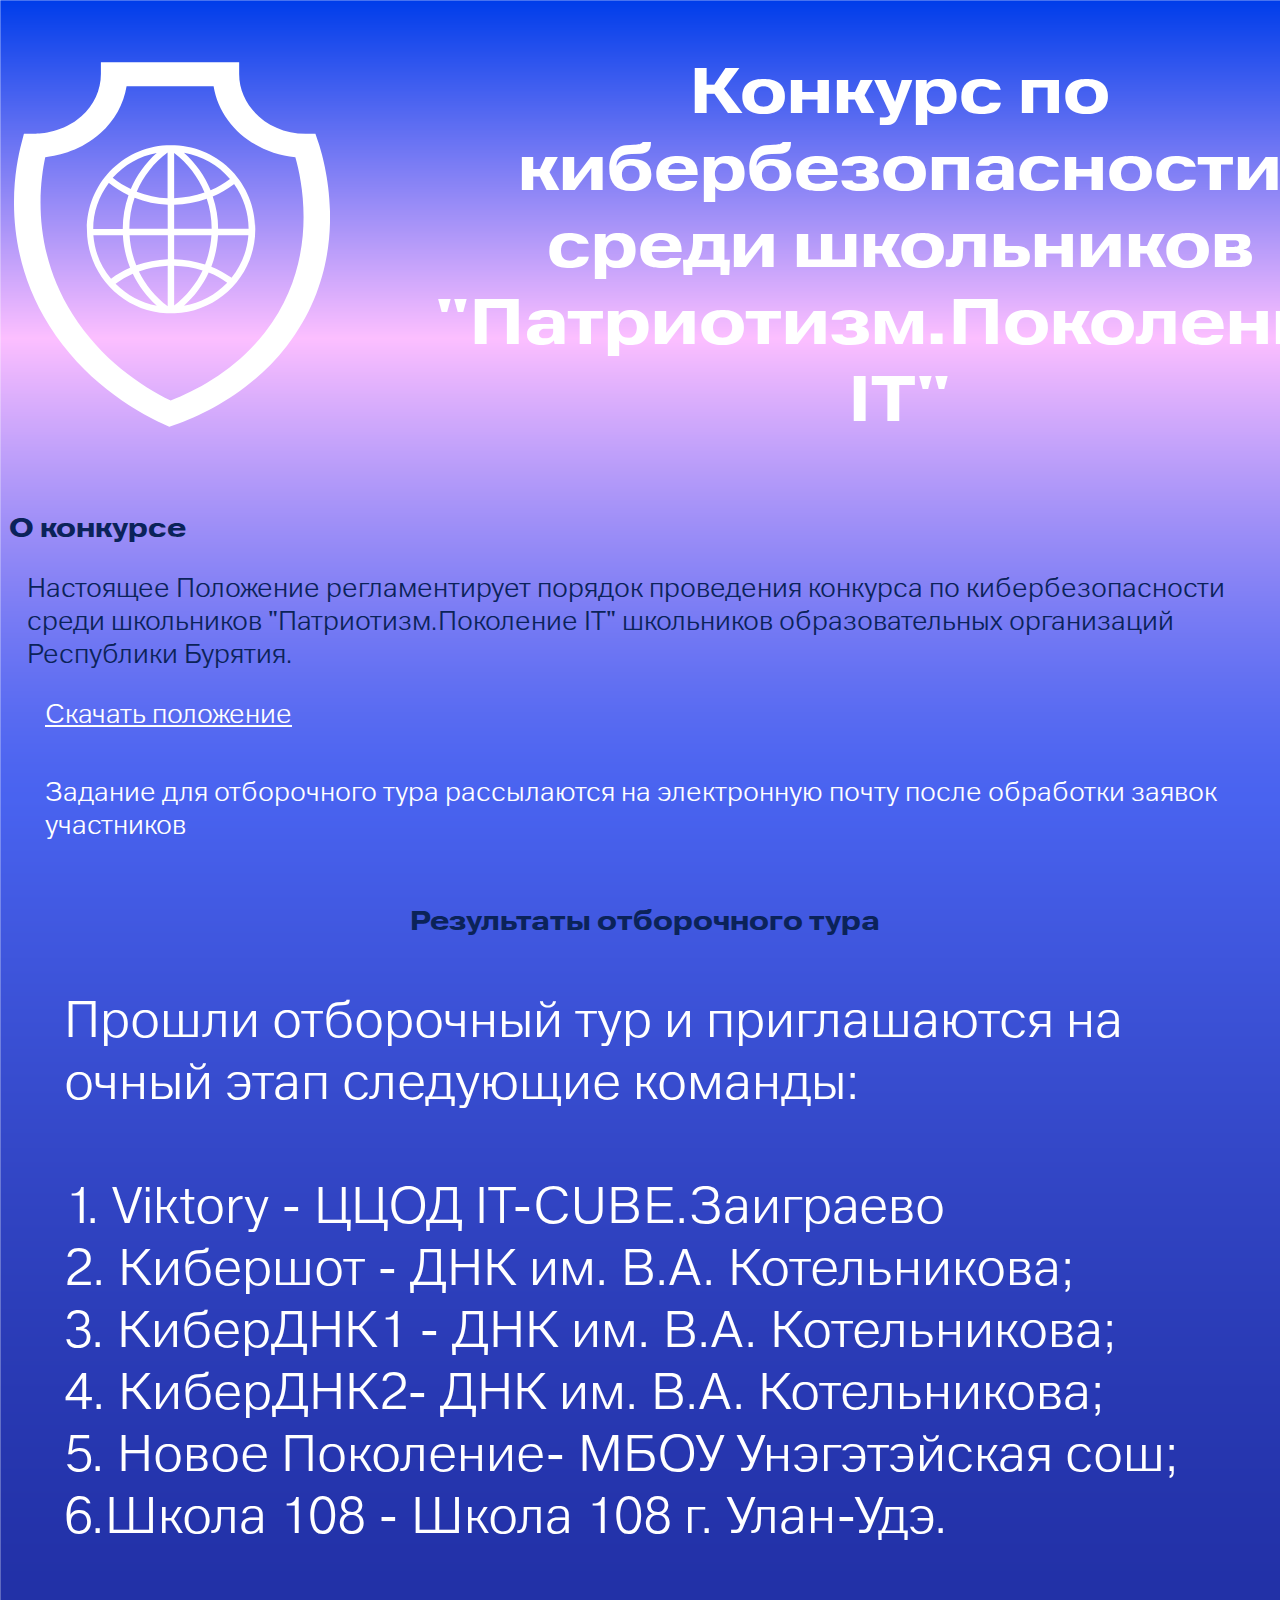
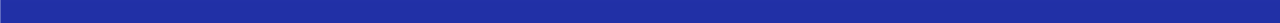
<file: Cybersecurity.html>
<!DOCTYPE html>
<html lang="en">

<head>
	<meta charset="UTF-8">
	<meta name="viewport" content="width=device-width, initial-scale=1.0">

	<title>IT форум - Окно в будущее</title>

	<script type="module">
		document.documentElement.classList.remove('no-js');
		document.documentElement.classList.add('js');
	</script>

	<link rel="stylesheet" href="styles_page.css">

	<meta name="description" content="ОПИСАНИЕ СТРАНИЦЫ">
	<meta property="og:title" content="IT форум - Окно в будущее">
	<meta property="og:description" content="ОПИСАНИЕ СТРАНИЦЫ">
	<meta property="og:image" content="https://www.mywebsite.com/it-forum_logo.png">
	<meta property="og:image:alt" content="Описание изображения по ссылкеt">
	<meta property="og:locale" content="ru_RU">
	<meta property="og:type" content="website">

	<link rel="icon" href="icon/it-forum_logo.png">

	<meta name="theme-color" content="#1110FF">   <!-- тема строки-->

	<link rel="stylesheet" type="text/css" href="styles_page.css" />

    <script src="scripts.js"></script>

</head>

    <body>


		

	
		<div id="title">
			<a href="index.html">
			<img  src="Image/Cybersecurity.svg" >
			<h1> Конкурс по кибербезопасности среди школьников "Патриотизм.Поколение IT" </h1></a>
		</div>

        <!-- <div id="button_record">  
			<a href="https://forms.yandex.ru/u/66e7a8e090fa7bbdaccf4424/">
				<img  src="Image/buttom_recorg.png" alt="Записаться"  />
			</a>
		</div>
         -->
		<h2>О конкурсе</h2>

		<div id="anotation">
			
			<p> Настоящее Положение регламентирует порядок проведения конкурса 
				по кибербезопасности среди школьников "Патриотизм.Поколение IT"
				школьников образовательных организаций Республики Бурятия. </p>
		</div>

		<div id="download">
			<a href="documents/ПОЛОЖЕНИЕ О проведении республиканского конкурса по кибербезопасности среди школьников Патриотизм Поколение IT.docx"> Скачать положение </a>
			<br> <p>Задание для отборочного тура рассылаются на электронную почту после обработки заявок участников</p>
		</div>


		<h2 id="title_2"> Результаты отборочного тура</h2>

		<div  id="otbot_tur">
			<p> Прошли отборочный тур и приглашаются на очный этап следующие команды:
				<br>
				<br> 1. Viktory - ЦЦОД IT-CUBE.Заиграево 	 
				<br> 2. Кибершот - ДНК им. В.А. Котельникова;	
				<br> 3. КиберДНК1 - ДНК им. В.А. Котельникова;
				<br> 4. КиберДНК2- ДНК им. В.А. Котельникова;
				<br> 5. Новое Поколение- МБОУ Унэгэтэйская сош;
				<br> 6.Школа 108 - Школа 108 г. Улан-Удэ.
				<br>
			</p>

		</div>

    </body>
</html>
</file>
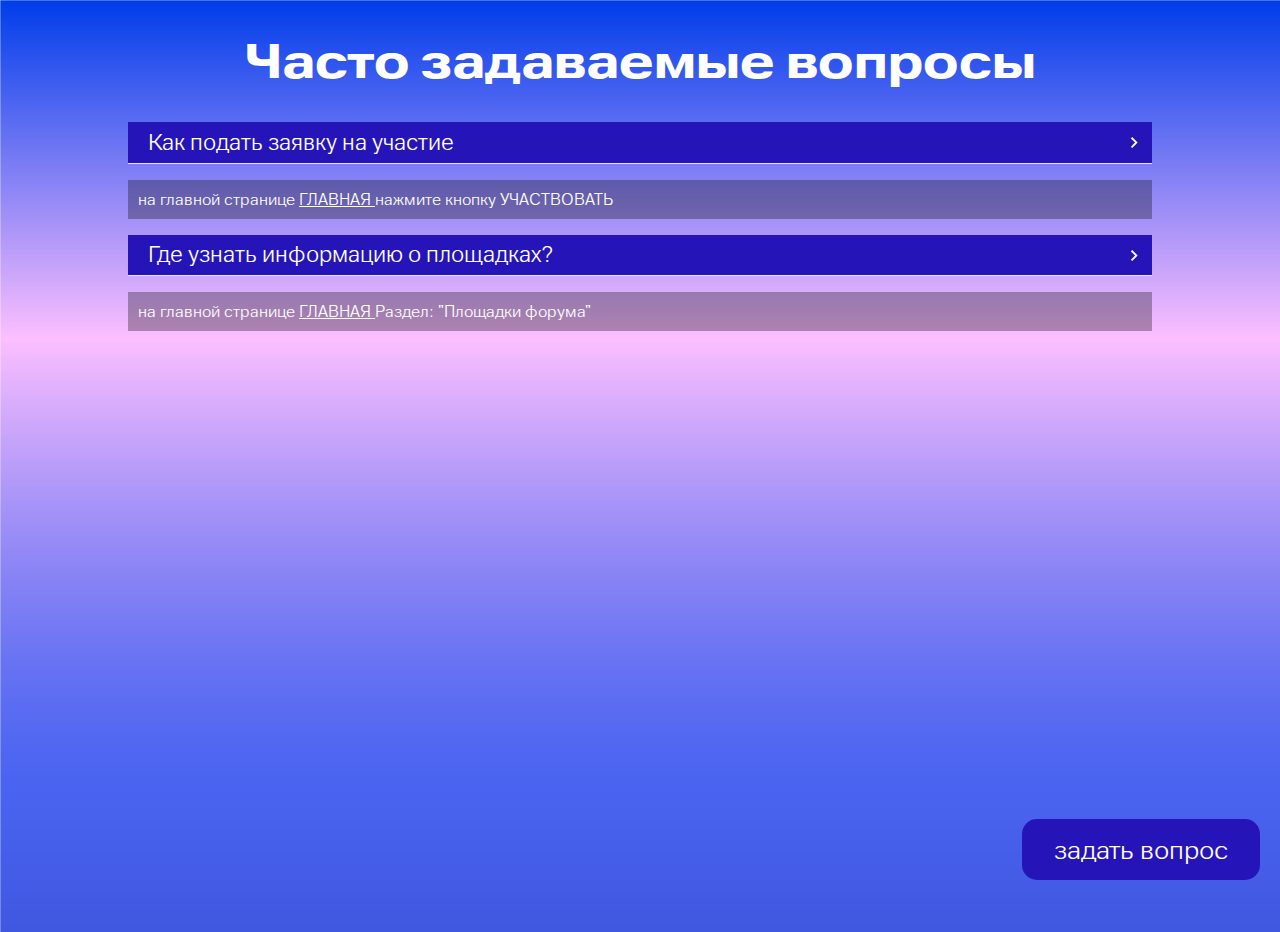
<file: FaQ.HTML>
<!DOCTYPE html>
<html lang="en">

<head>
	<meta charset="UTF-8">
	<meta name="viewport" content="width=device-width, initial-scale=1.0">

	<title>IT форум - Окно в будущее</title>

	<script type="module">
		document.documentElement.classList.remove('no-js');
		document.documentElement.classList.add('js');
	</script>

	<link rel="stylesheet" href="FAQ_STYLES.css">

	<meta name="description" content="ОПИСАНИЕ СТРАНИЦЫ">
	<meta property="og:title" content="IT форум - Окно в будущее">
	<meta property="og:description" content="ОПИСАНИЕ СТРАНИЦЫ">
	<meta property="og:image" content="https://www.mywebsite.com/it-forum_logo.png">
	<meta property="og:image:alt" content="Описание изображения по ссылкеt">
	<meta property="og:locale" content="ru_RU">
	<meta property="og:type" content="website">

	<link rel="icon" href="icon/it-forum_logo.png">

	<meta name="theme-color" content="#1110FF">   <!-- тема строки-->

	<link rel="stylesheet" type="text/css" href="FAQ_STYLES.css" />

   

</head>

    <body> 
        <h1>
            Часто задаваемые вопросы
        </h1>

        <a href="dzen.ru" target='_blank' class="text_program" id="floating-button"> задать вопрос </a>
        <section class="faq" > 
           
            <details open>
                <summary>Как подать заявку на участие</summary>
                <p> на главной странице <a href="index.html"> ГЛАВНАЯ </a> нажмите кнопку УЧАСТВОВАТЬ</p>
            </details>
	    <details open>
		<summary>Где узнать информацию о площадках?</summary>
                <p> на главной странице <a href="index.html#block_4"> ГЛАВНАЯ </a> Раздел: "Площадки форума"</p>
            </details>
           
          <script src="scripts.js"></script>
    </body>
</html>
</file>
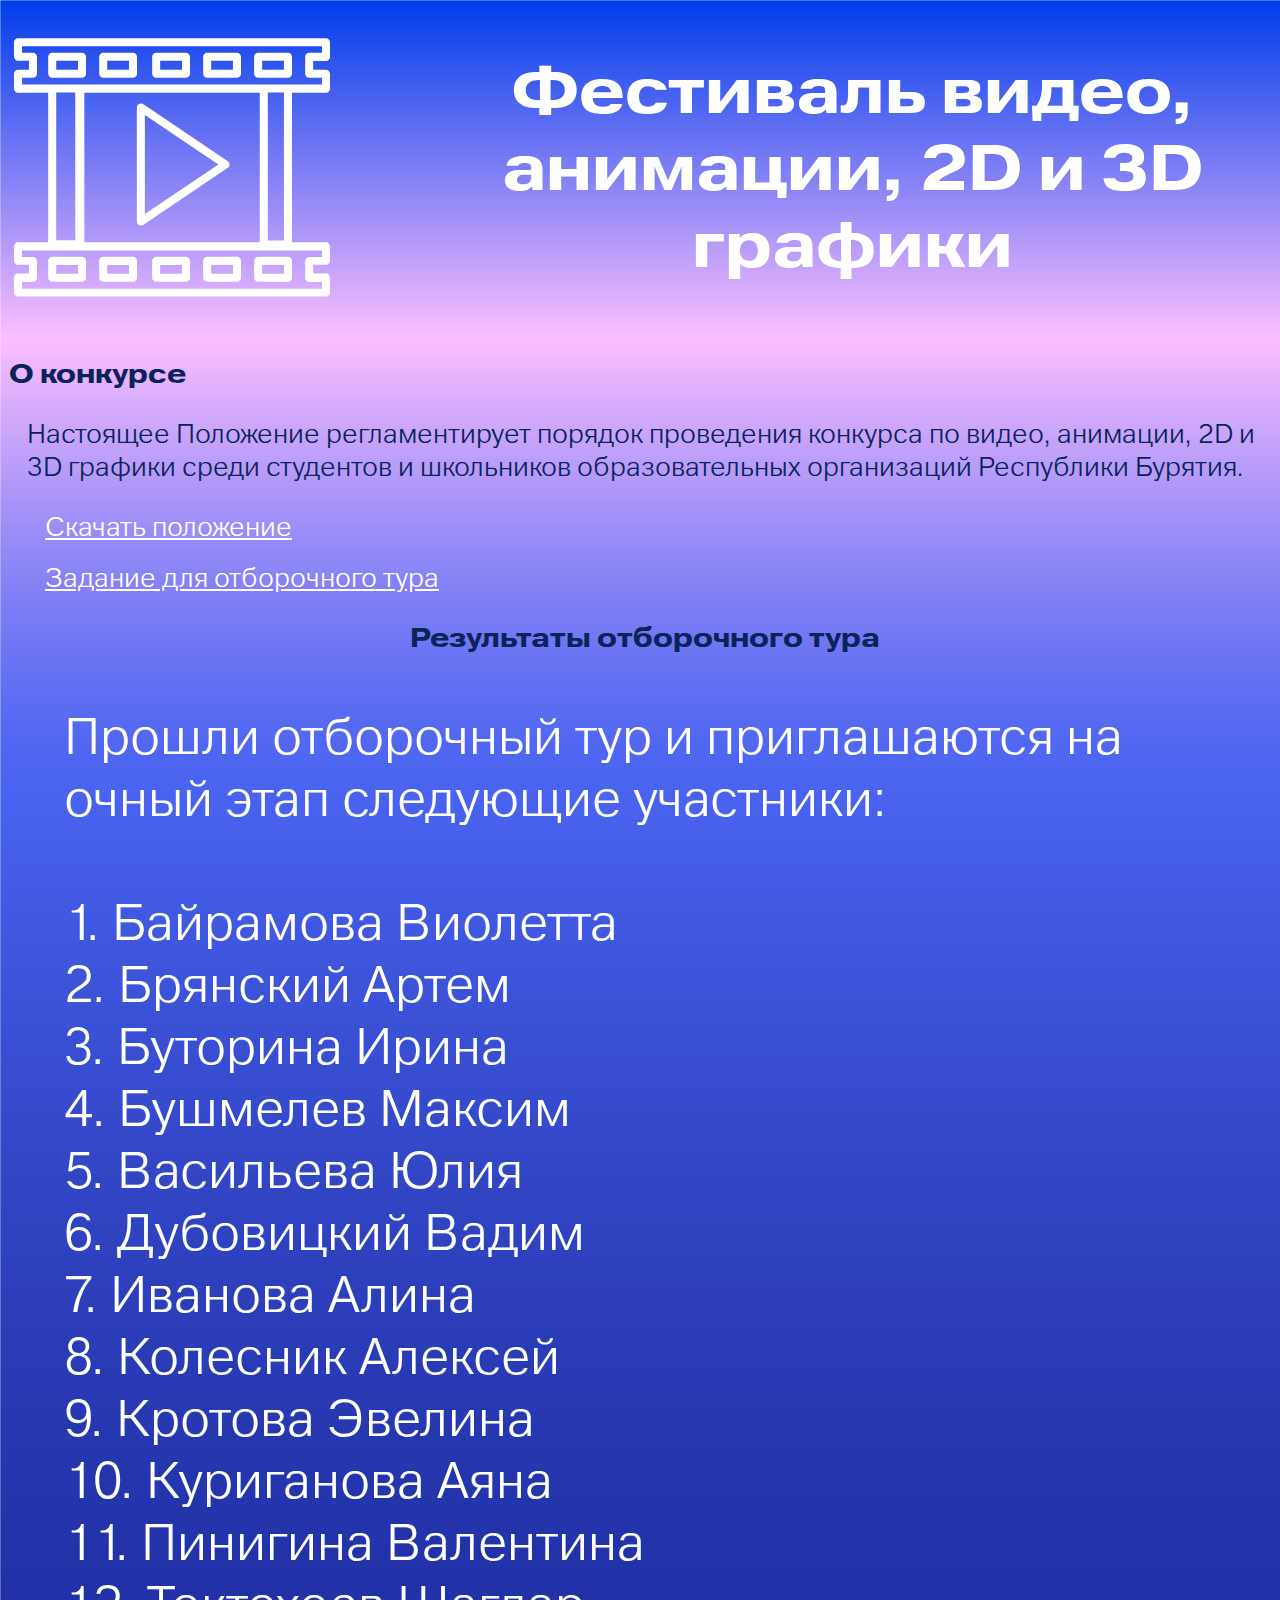
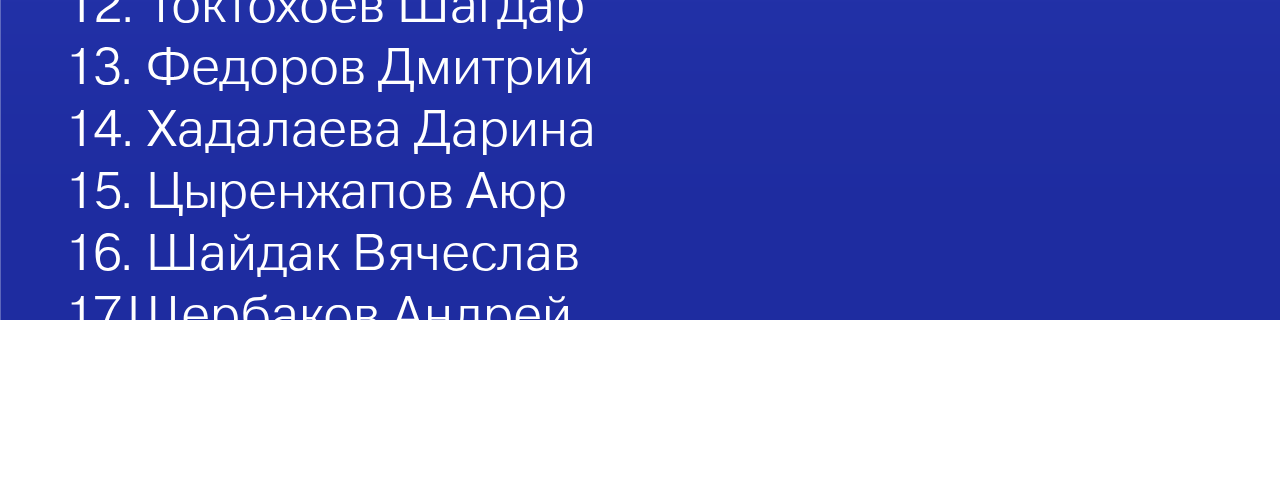
<file: Festival_2_3.html>
<!DOCTYPE html>
<html lang="en">

<head>
	<meta charset="UTF-8">
	<meta name="viewport" content="width=device-width, initial-scale=1.0">

	<title>IT форум - Окно в будущее</title>

	<script type="module">
		document.documentElement.classList.remove('no-js');
		document.documentElement.classList.add('js');
	</script>

	<link rel="stylesheet" href="styles_page.css">

	<meta name="description" content="ОПИСАНИЕ СТРАНИЦЫ">
	<meta property="og:title" content="IT форум - Окно в будущее">
	<meta property="og:description" content="ОПИСАНИЕ СТРАНИЦЫ">
	<meta property="og:image" content="https://www.mywebsite.com/it-forum_logo.png">
	<meta property="og:image:alt" content="Описание изображения по ссылкеt">
	<meta property="og:locale" content="ru_RU">
	<meta property="og:type" content="website">

	<link rel="icon" href="icon/it-forum_logo.png">

	<meta name="theme-color" content="#1110FF">   <!-- тема строки-->

	<link rel="stylesheet" type="text/css" href="styles_page.css" />

    <script src="scripts.js"></script>

</head>

    <body>


		

	
		<div id="title">
			<a href="index.html">
			<img  src="Image/Festival_2_3.svg" >
			<h1> Фестиваль видео, анимации, 2D и 3D графики </h1></a>
		</div>

        <!-- <div id="button_record">  
			<a href="https://forms.yandex.ru/u/66e7a8e090fa7bbdaccf4424/">
				<img  src="Image/buttom_recorg.png" alt="Записаться"  />
			</a>
		</div> -->
        
		<h2>О конкурсе</h2>

		<div id="anotation">
			
			<p> Настоящее Положение регламентирует порядок проведения конкурса 
				по видео, анимации, 2D и 3D графики среди студентов и 
				школьников образовательных организаций Республики Бурятия. </p>
		</div>

		<div id="download">
			<a href="documents/Положение Фестиваль видео, анимации, 2D и 3D графики.pdf"> Скачать положение </a>
			<br> <a href="documents/Задание отборочного тура_Фестиваль_видео,_анимации,_2D_и_3D_графики.pdf"> Задание для отборочного тура </a>
		</div>


		<h2 id="title_2"> Результаты отборочного тура</h2>

		<div  id="otbot_tur">
			<p> Прошли отборочный тур и приглашаются на очный этап следующие участники:
				<br>
				<br> 1. Байрамова	Виолетта 	 
				<br> 2. Брянский	Артем	
				<br> 3. Буторина	Ирина	
				<br> 4. Бушмелев	Максим	
				<br> 5. Васильева	Юлия	
				<br> 6. Дубовицкий	Вадим	
				<br> 7. Иванова	Алина
				<br> 8. Колесник	Алексей
				<br> 9. Кротова	Эвелина
				<br> 10. Куриганова	Аяна
				<br> 11. Пинигина	Валентина
				<br> 12. Токтохоев	Шагдар
				<br> 13. Федоров	Дмитрий
				<br> 14. Хадалаева	Дарина
				<br> 15. Цыренжапов	Аюр
				<br> 16. Шайдак	Вячеслав
				<br> 17.Щербаков	Андрей
				<br> 18.Пинигина Евгения
				<br>
			</p>

		</div>

    </body>
</html>
</file>
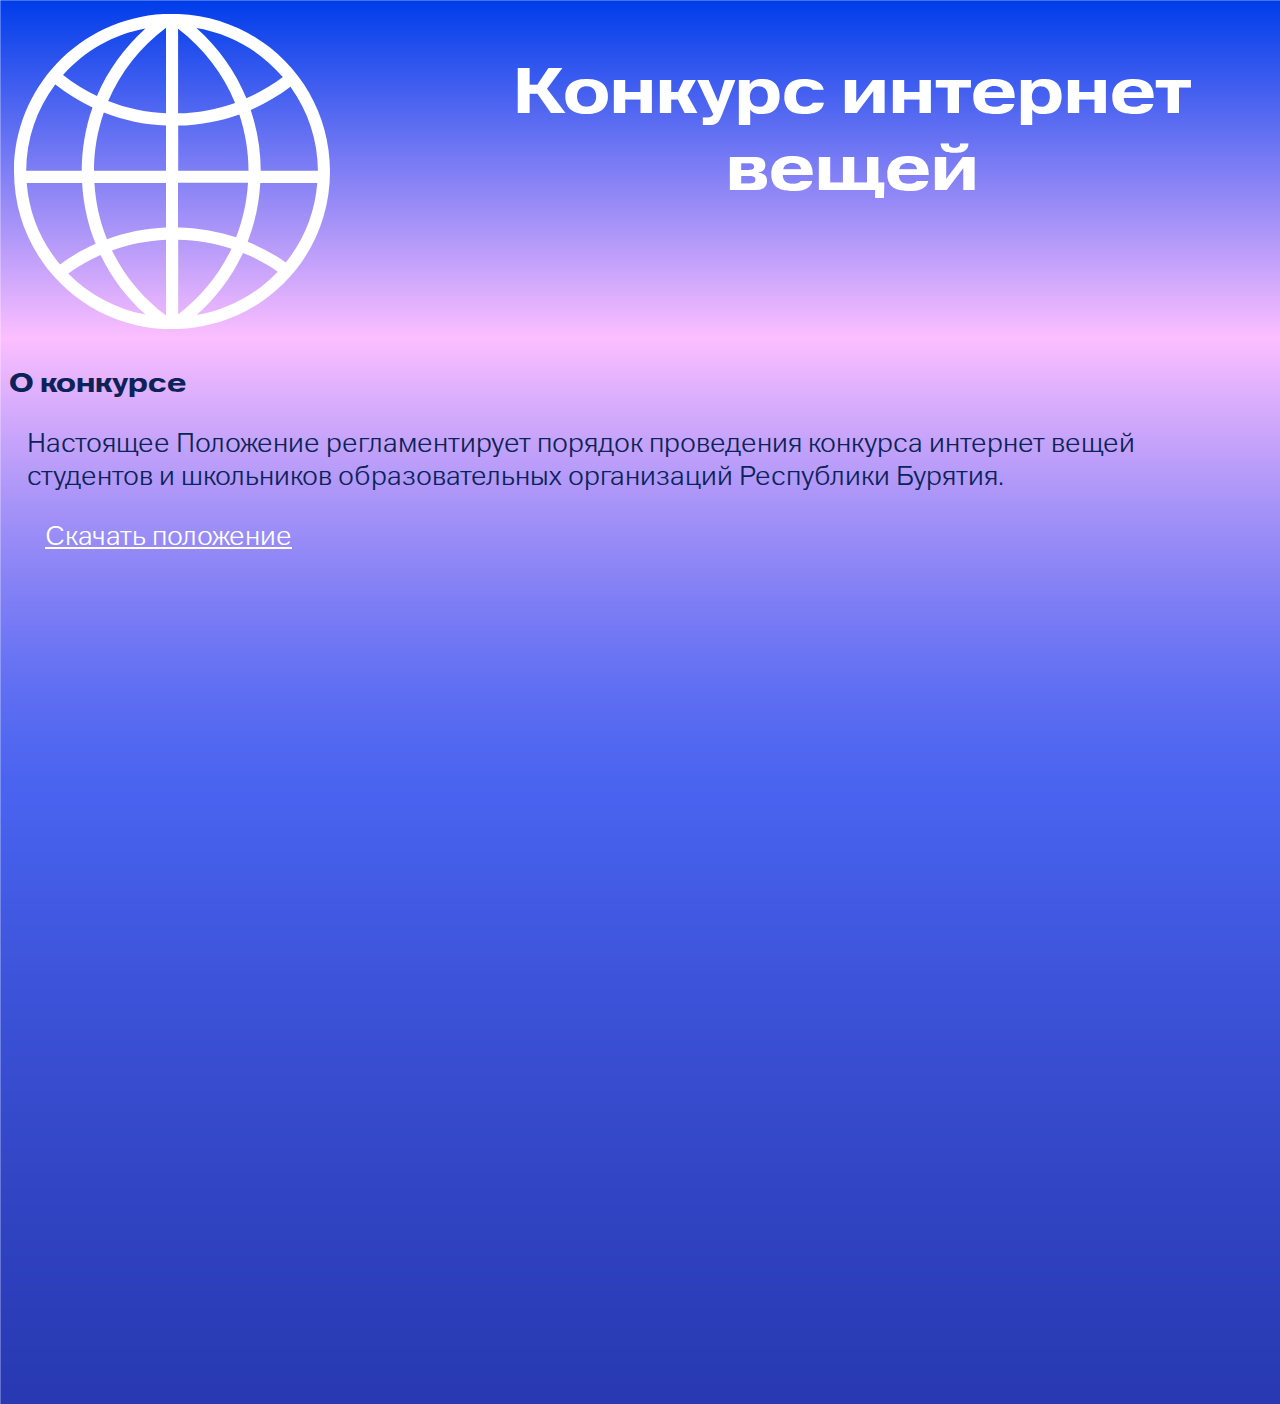
<file: Inet_of_things.html>
<!DOCTYPE html>
<html lang="en">

<head>
	<meta charset="UTF-8">
	<meta name="viewport" content="width=device-width, initial-scale=1.0">

	<title>IT форум - Окно в будущее</title>

	<script type="module">
		document.documentElement.classList.remove('no-js');
		document.documentElement.classList.add('js');
	</script>

	<link rel="stylesheet" href="styles_page.css">

	<meta name="description" content="ОПИСАНИЕ СТРАНИЦЫ">
	<meta property="og:title" content="IT форум - Окно в будущее">
	<meta property="og:description" content="ОПИСАНИЕ СТРАНИЦЫ">
	<meta property="og:image" content="https://www.mywebsite.com/it-forum_logo.png">
	<meta property="og:image:alt" content="Описание изображения по ссылкеt">
	<meta property="og:locale" content="ru_RU">
	<meta property="og:type" content="website">

	<link rel="icon" href="icon/it-forum_logo.png">

	<meta name="theme-color" content="#1110FF">   <!-- тема строки-->

	<link rel="stylesheet" type="text/css" href="styles_page.css" />

    <script src="scripts.js"></script>

</head>

    <body>


		

	
		<div id="title">
			<a href="index.html">
			<img  src="Image/Inet_of_things.svg" >
			<h1> Конкурс интернет вещей </h1> </a>
		</div>

        <!-- <div id="button_record">  
			<a href="https://forms.yandex.ru/u/66e7a8e090fa7bbdaccf4424/">
				<img  src="Image/buttom_recorg.png" alt="Записаться"  />
			</a>
		</div> -->
        
		<h2>О конкурсе</h2>

		<div id="anotation">
			
			<p> Настоящее Положение регламентирует порядок проведения конкурса 
				интернет вещей студентов и 
				школьников образовательных организаций Республики Бурятия. </p>
		</div>

		<div id="download">
			<a href="documents/Положение о проведении Конкурса разработчиков Интернета вещей.pdf"> Скачать положение </a>
			<!-- <br> <a href="documents/Задание для отборочного тура конкурса разработчиков компьютерных игр.pdf"> Задание для отборочного тура </a> -->
		</div>


    </body>
</html>
</file>
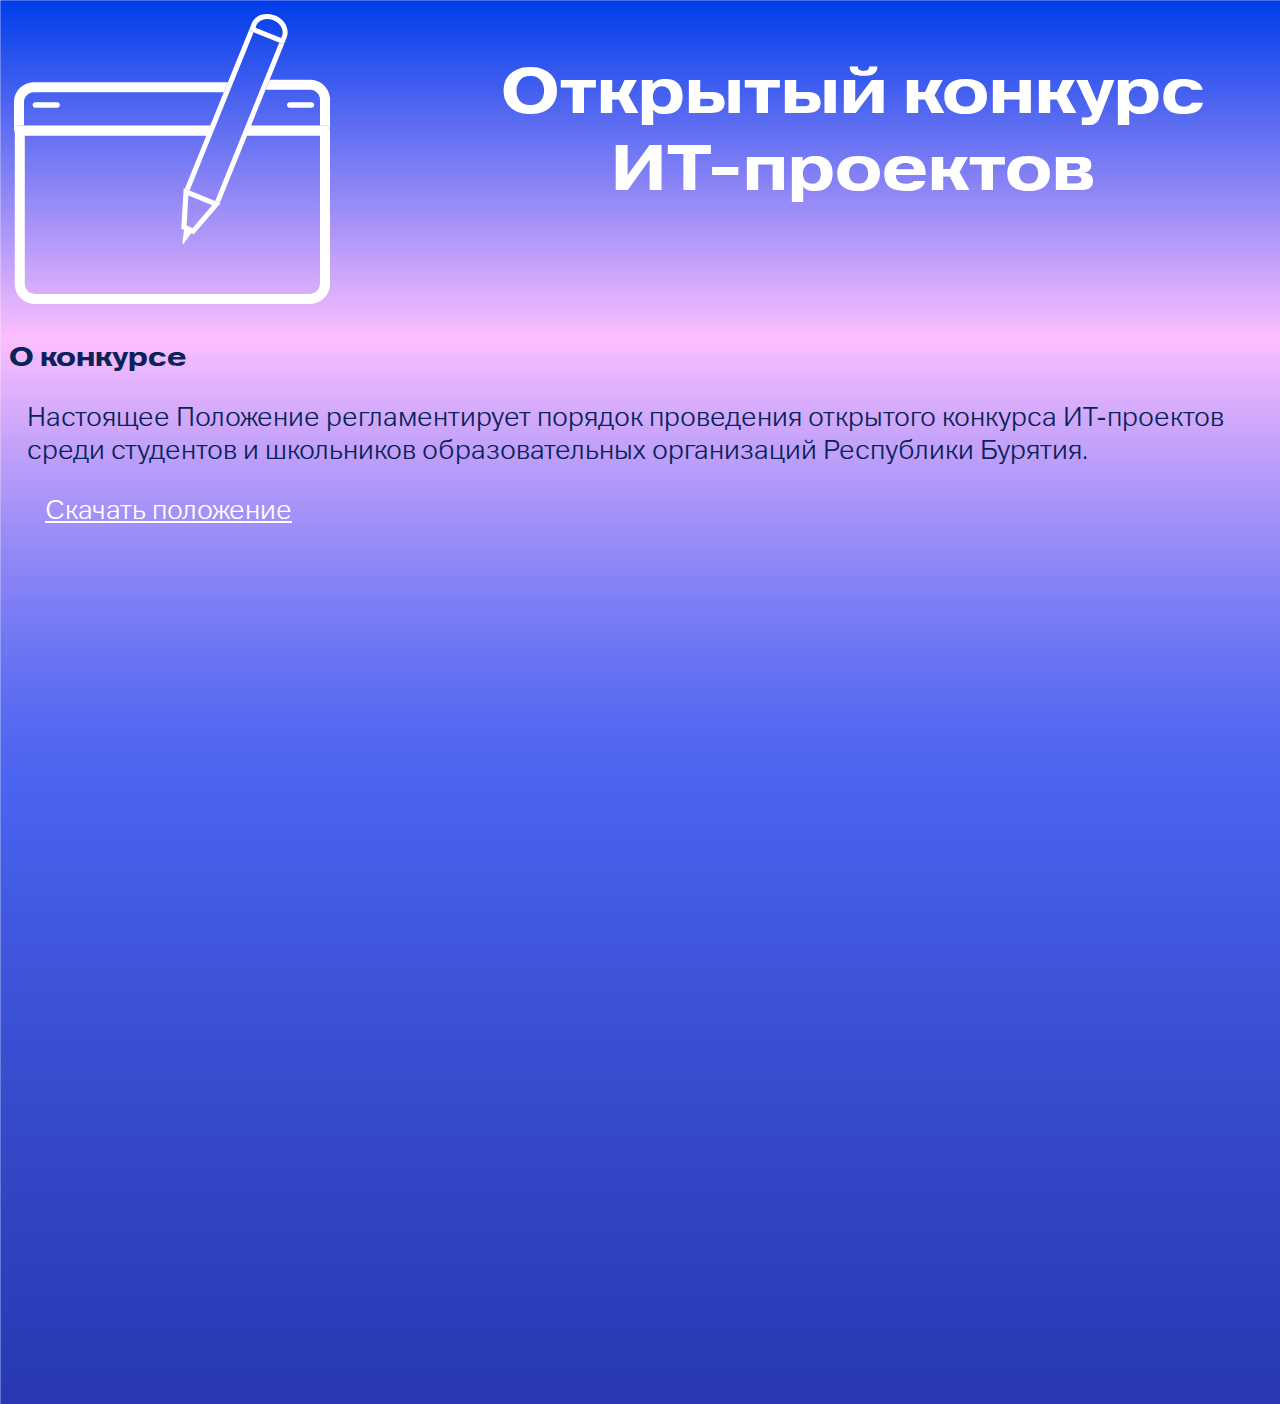
<file: IT_prj.html>
<!DOCTYPE html>
<html lang="en">

<head>
	<meta charset="UTF-8">
	<meta name="viewport" content="width=device-width, initial-scale=1.0">

	<title>IT форум - Окно в будущее</title>

	<script type="module">
		document.documentElement.classList.remove('no-js');
		document.documentElement.classList.add('js');
	</script>

	<link rel="stylesheet" href="styles_page.css">

	<meta name="description" content="ОПИСАНИЕ СТРАНИЦЫ">
	<meta property="og:title" content="IT форум - Окно в будущее">
	<meta property="og:description" content="ОПИСАНИЕ СТРАНИЦЫ">
	<meta property="og:image" content="https://www.mywebsite.com/it-forum_logo.png">
	<meta property="og:image:alt" content="Описание изображения по ссылкеt">
	<meta property="og:locale" content="ru_RU">
	<meta property="og:type" content="website">

	<link rel="icon" href="icon/it-forum_logo.png">

	<meta name="theme-color" content="#1110FF">   <!-- тема строки-->

	<link rel="stylesheet" type="text/css" href="styles_page.css" />

    <script src="scripts.js"></script>

</head>

    <body>


		

	
		<div id="title">
			<a href="index.html">
			<img  src="Image/IT_prj.svg" >
			<h1> Открытый конкурс ИТ-проектов  </h1> </a>
		</div>

        <!-- <div id="button_record">  
			<a href="https://forms.yandex.ru/u/66e7a8e090fa7bbdaccf4424/">
				<img  src="Image/buttom_recorg.png" alt="Записаться"  />
			</a>
		</div> -->
        
		<h2>О конкурсе</h2>

		<div id="anotation">
			
			<p> Настоящее Положение регламентирует порядок проведения открытого конкурса ИТ-проектов среди студентов и 
				школьников образовательных организаций Республики Бурятия. </p>
		</div>

		<div id="download">
			<a href="documents/Положение «О проведении открытого конкурса IT-проектов».pdf"> Скачать положение </a>
			<!-- <br> <a href="documents/Задание для отборочного тура конкурса разработчиков компьютерных игр.pdf"> Задание для отборочного тура </a> -->
		</div>


    </body>
</html>
</file>
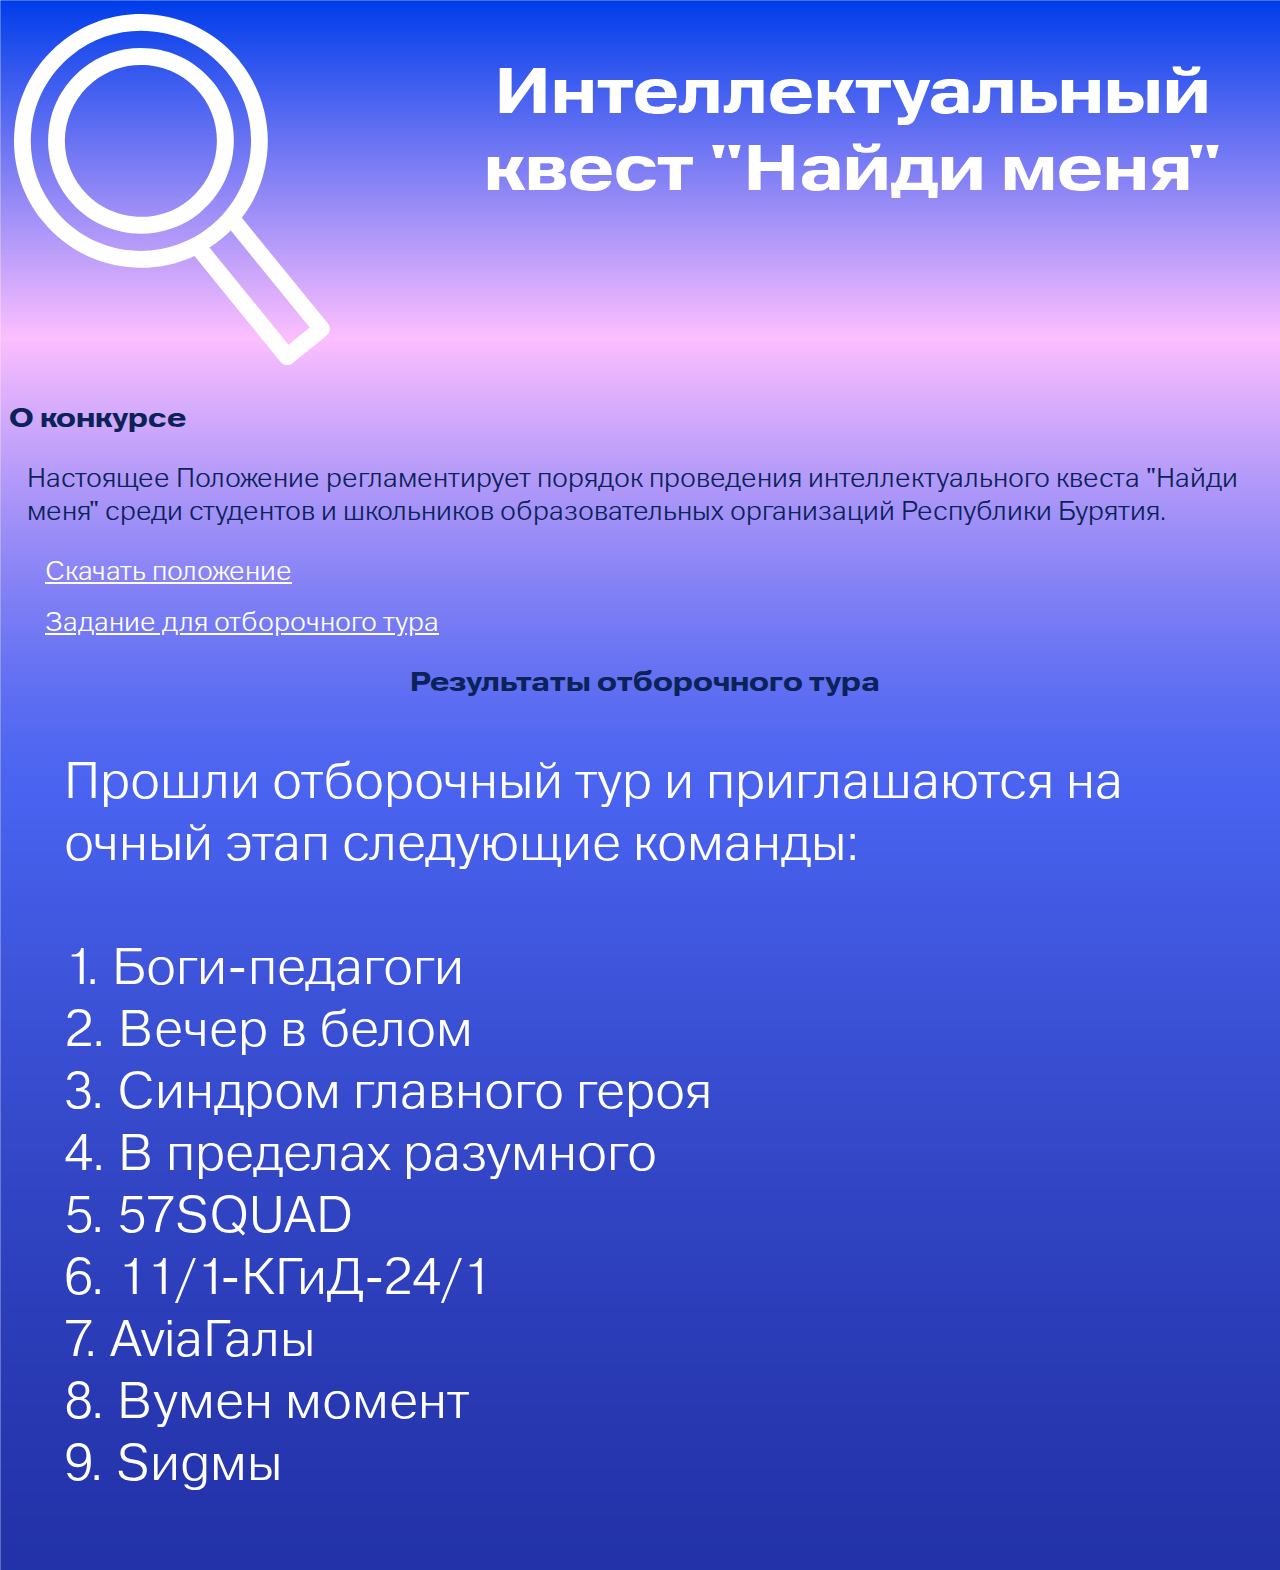
<file: IT_Quest.html>
<!DOCTYPE html>
<html lang="en">

<head>
	<meta charset="UTF-8">
	<meta name="viewport" content="width=device-width, initial-scale=1.0">

	<title>IT форум - Окно в будущее</title>

	<script type="module">
		document.documentElement.classList.remove('no-js');
		document.documentElement.classList.add('js');
	</script>

	<link rel="stylesheet" href="styles_page.css">

	<meta name="description" content="ОПИСАНИЕ СТРАНИЦЫ">
	<meta property="og:title" content="IT форум - Окно в будущее">
	<meta property="og:description" content="ОПИСАНИЕ СТРАНИЦЫ">
	<meta property="og:image" content="https://www.mywebsite.com/it-forum_logo.png">
	<meta property="og:image:alt" content="Описание изображения по ссылкеt">
	<meta property="og:locale" content="ru_RU">
	<meta property="og:type" content="website">

	<link rel="icon" href="icon/it-forum_logo.png">

	<meta name="theme-color" content="#1110FF">   <!-- тема строки-->

	<link rel="stylesheet" type="text/css" href="styles_page.css" />

    <script src="scripts.js"></script>

</head>

    <body>


		

	
		<div id="title">
			<a href="index.html">
			<img  src="Image/IT_Quest.svg" >
			<h1> Интеллектуальный квест "Найди меня"  </h1> </a>
		</div>

        <!-- <div id="button_record">  
			<a href="https://forms.yandex.ru/u/66e7a8e090fa7bbdaccf4424/">
				<img  src="Image/buttom_recorg.png" alt="Записаться"  />
			</a>
		</div>
         -->
		<h2>О конкурсе</h2>

		<div id="anotation">
			
			<p> Настоящее Положение регламентирует порядок проведения интеллектуального квеста "Найди меня"  
                среди студентов и школьников образовательных организаций Республики Бурятия. </p>
		</div>

		<div id="download">
			<a href="documents/Положение о проведении интеллектуального квеста «Найди меня».pdf"> Скачать положение </a>
			<br> <a href="https://it-forum.tilda.ws/"> Задание для отборочного тура </a>
		</div>




		<h2 id="title_2"> Результаты отборочного тура</h2>

		<div  id="otbot_tur">
			<p> Прошли отборочный тур и приглашаются на очный этап следующие команды:
				<br>
				<br> 1. Боги-педагоги	 
				<br> 2. Вечер в белом	
				<br> 3. Синдром главного героя
				<br> 4. В пределах разумного
				<br> 5. 57SQUAD
				<br> 6. 11/1-КГиД-24/1
				<br> 7. AviaГалы
				<br> 8. Вумен момент
				<br> 9. Sиgмы
				<br> 

			</p>

		</div>




    </body>
</html>
</file>
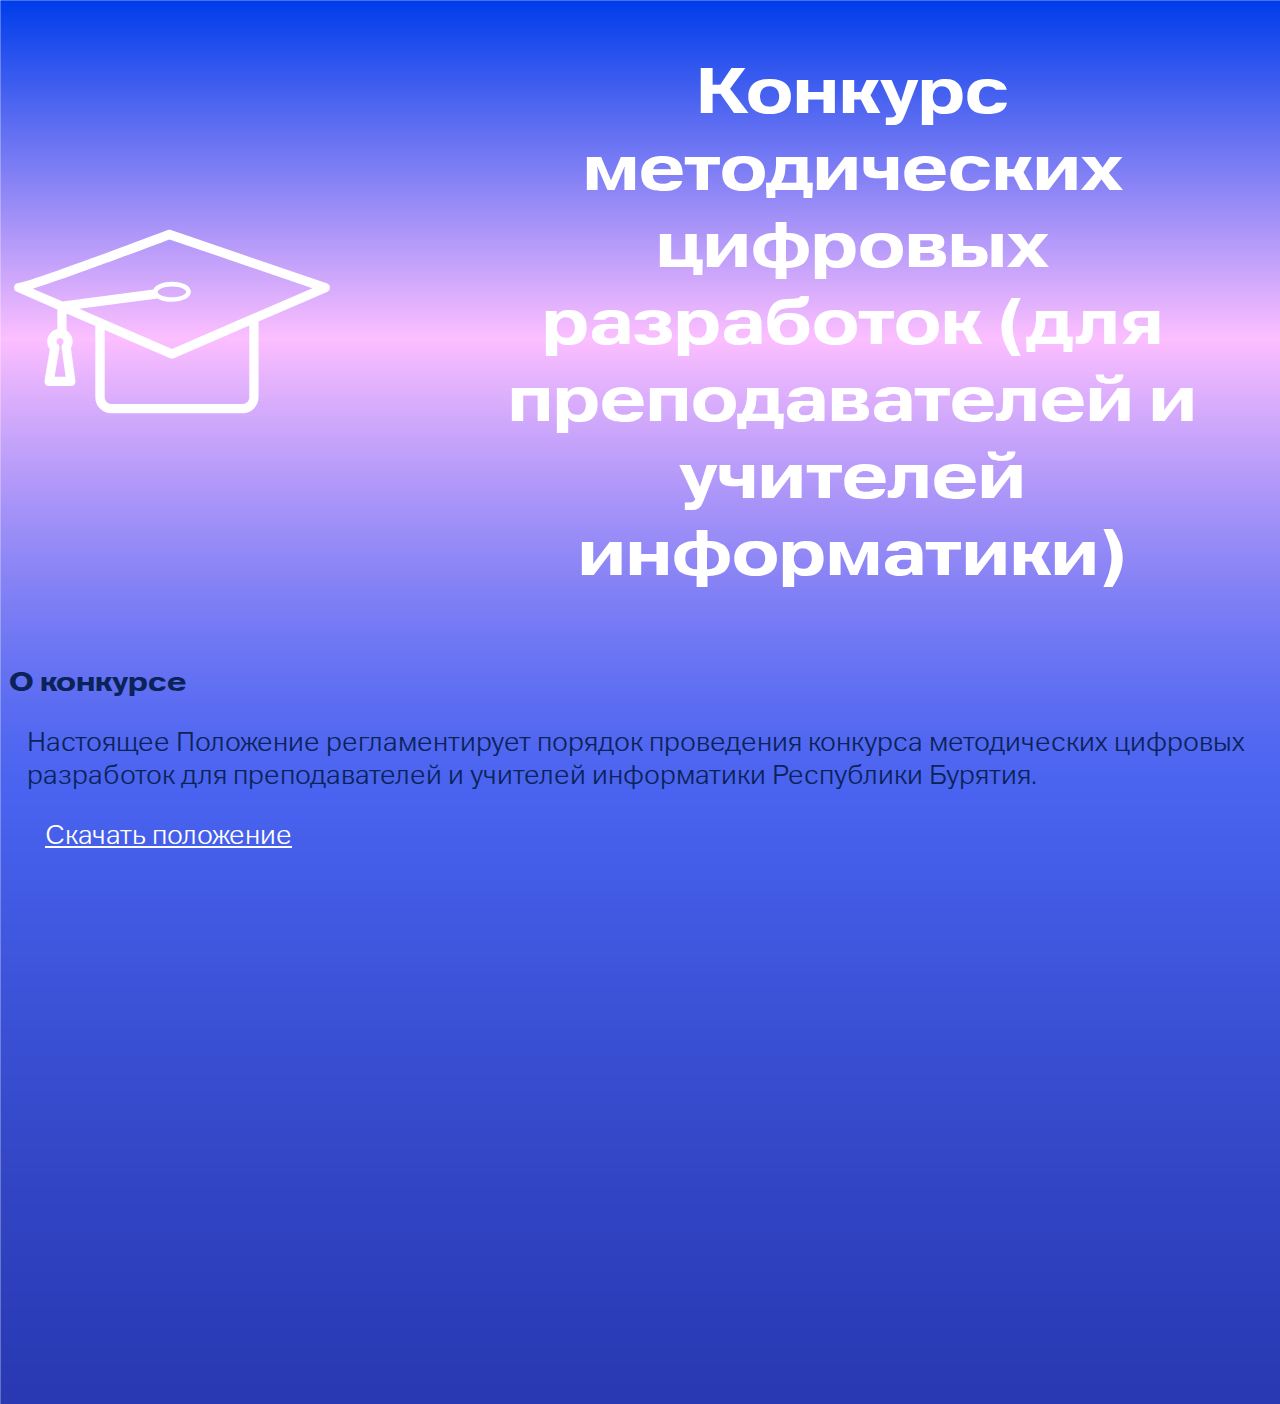
<file: Method_devel.html>
<!DOCTYPE html>
<html lang="en">

<head>
	<meta charset="UTF-8">
	<meta name="viewport" content="width=device-width, initial-scale=1.0">

	<title>IT форум - Окно в будущее</title>

	<script type="module">
		document.documentElement.classList.remove('no-js');
		document.documentElement.classList.add('js');
	</script>

	<link rel="stylesheet" href="styles_page.css">

	<meta name="description" content="ОПИСАНИЕ СТРАНИЦЫ">
	<meta property="og:title" content="IT форум - Окно в будущее">
	<meta property="og:description" content="ОПИСАНИЕ СТРАНИЦЫ">
	<meta property="og:image" content="https://www.mywebsite.com/it-forum_logo.png">
	<meta property="og:image:alt" content="Описание изображения по ссылкеt">
	<meta property="og:locale" content="ru_RU">
	<meta property="og:type" content="website">

	<link rel="icon" href="icon/it-forum_logo.png">

	<meta name="theme-color" content="#1110FF">   <!-- тема строки-->

	<link rel="stylesheet" type="text/css" href="styles_page.css" />

    <script src="scripts.js"></script>

</head>

    <body>


		

	
		<div id="title"> 
			<a href="index.html">
			<img  src="Image/Method_devel.svg" >
			<h1> Конкурс методических цифровых разработок (для преподавателей и учителей информатики) </h1> </a>
		</div>

        <!-- <div id="button_record">  
			<a href="https://forms.yandex.ru/u/66e7a8e090fa7bbdaccf4424/">
				<img  src="Image/buttom_recorg.png" alt="Записаться"  />
			</a>
		</div>
         -->
		<h2>О конкурсе</h2>

		<div id="anotation">
			
			<p> Настоящее Положение регламентирует порядок проведения конкурса 
				методических цифровых разработок для преподавателей и учителей информатики Республики Бурятия. </p>
		</div>

		<div id="download">
			<a href="documents/Положение о проведении открытого конкурса «Digital learning. Конкурс методических цифровых разработок».pdf"> Скачать положение </a>
			<!-- <br> <a href="documents/Задание для отборочного тура конкурса разработчиков компьютерных игр.pdf"> Задание для отборочного тура </a> -->
		</div>


    </body>
</html>
</file>
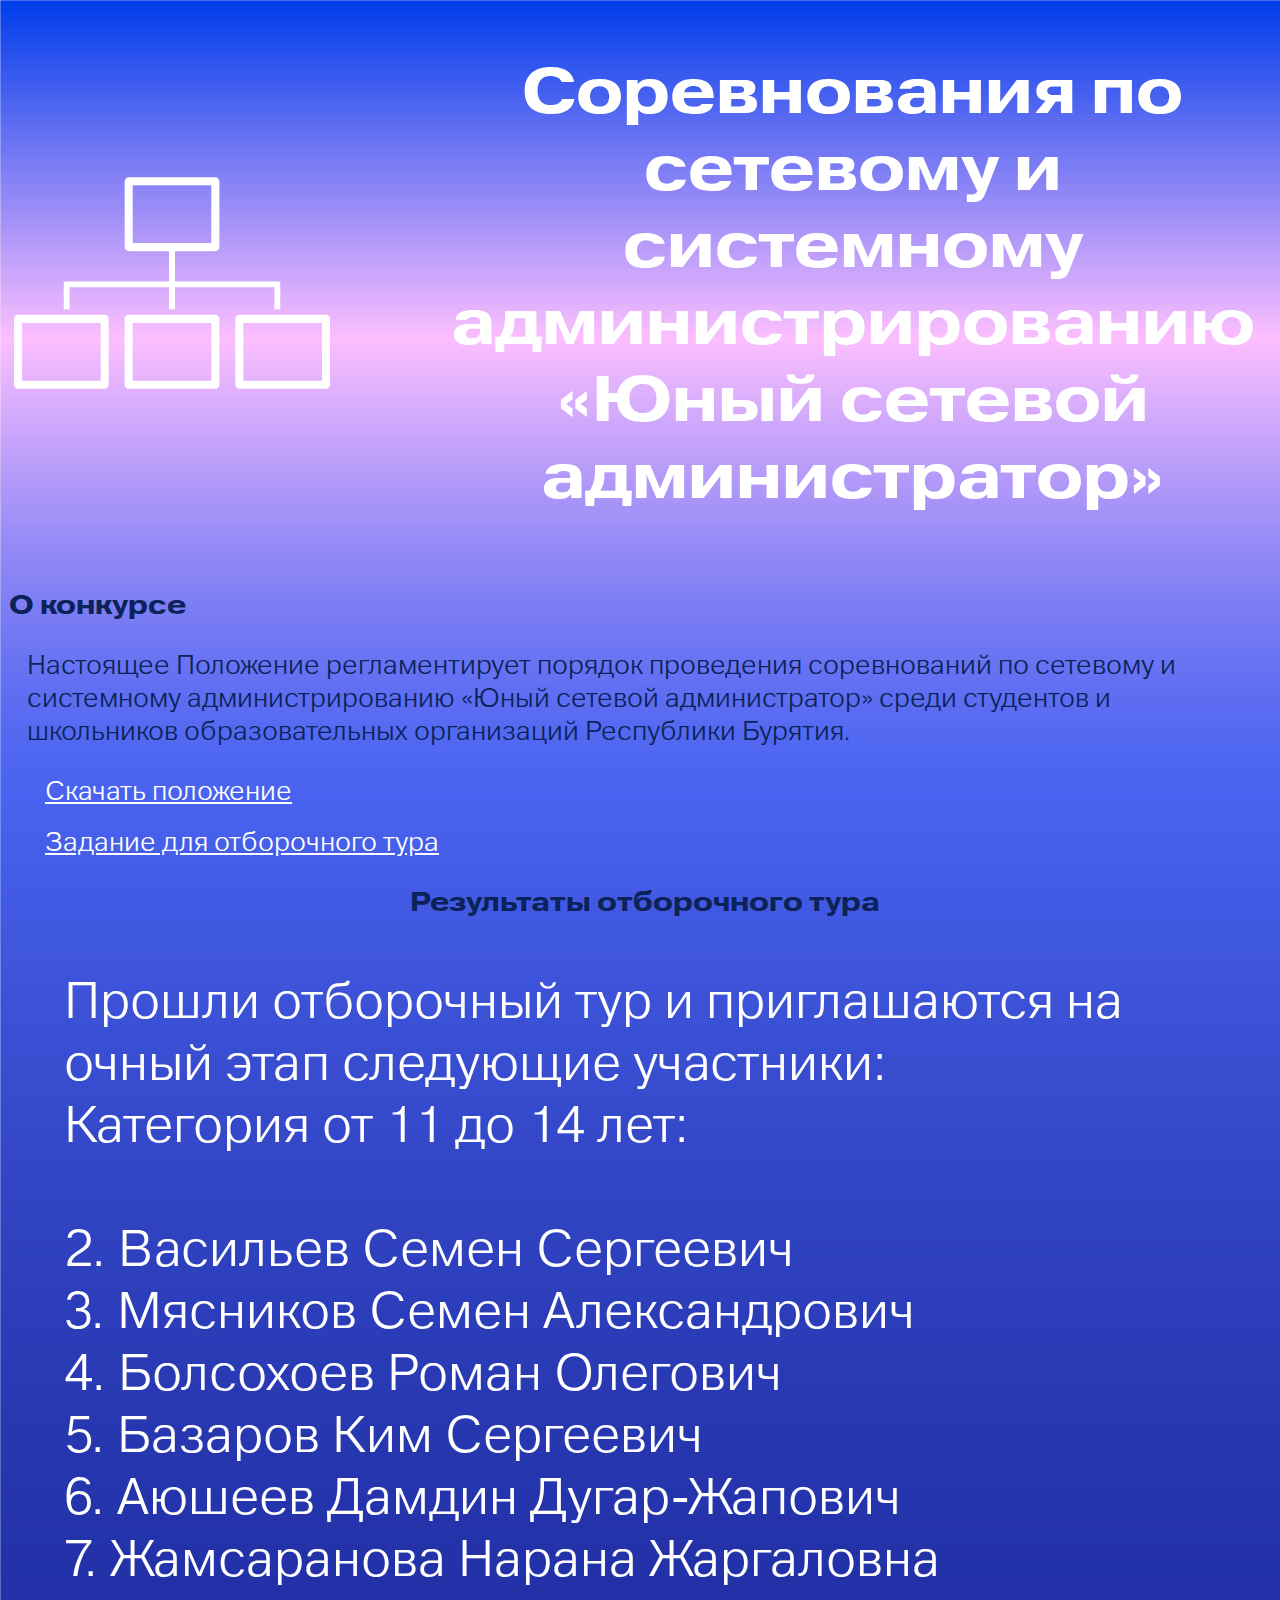
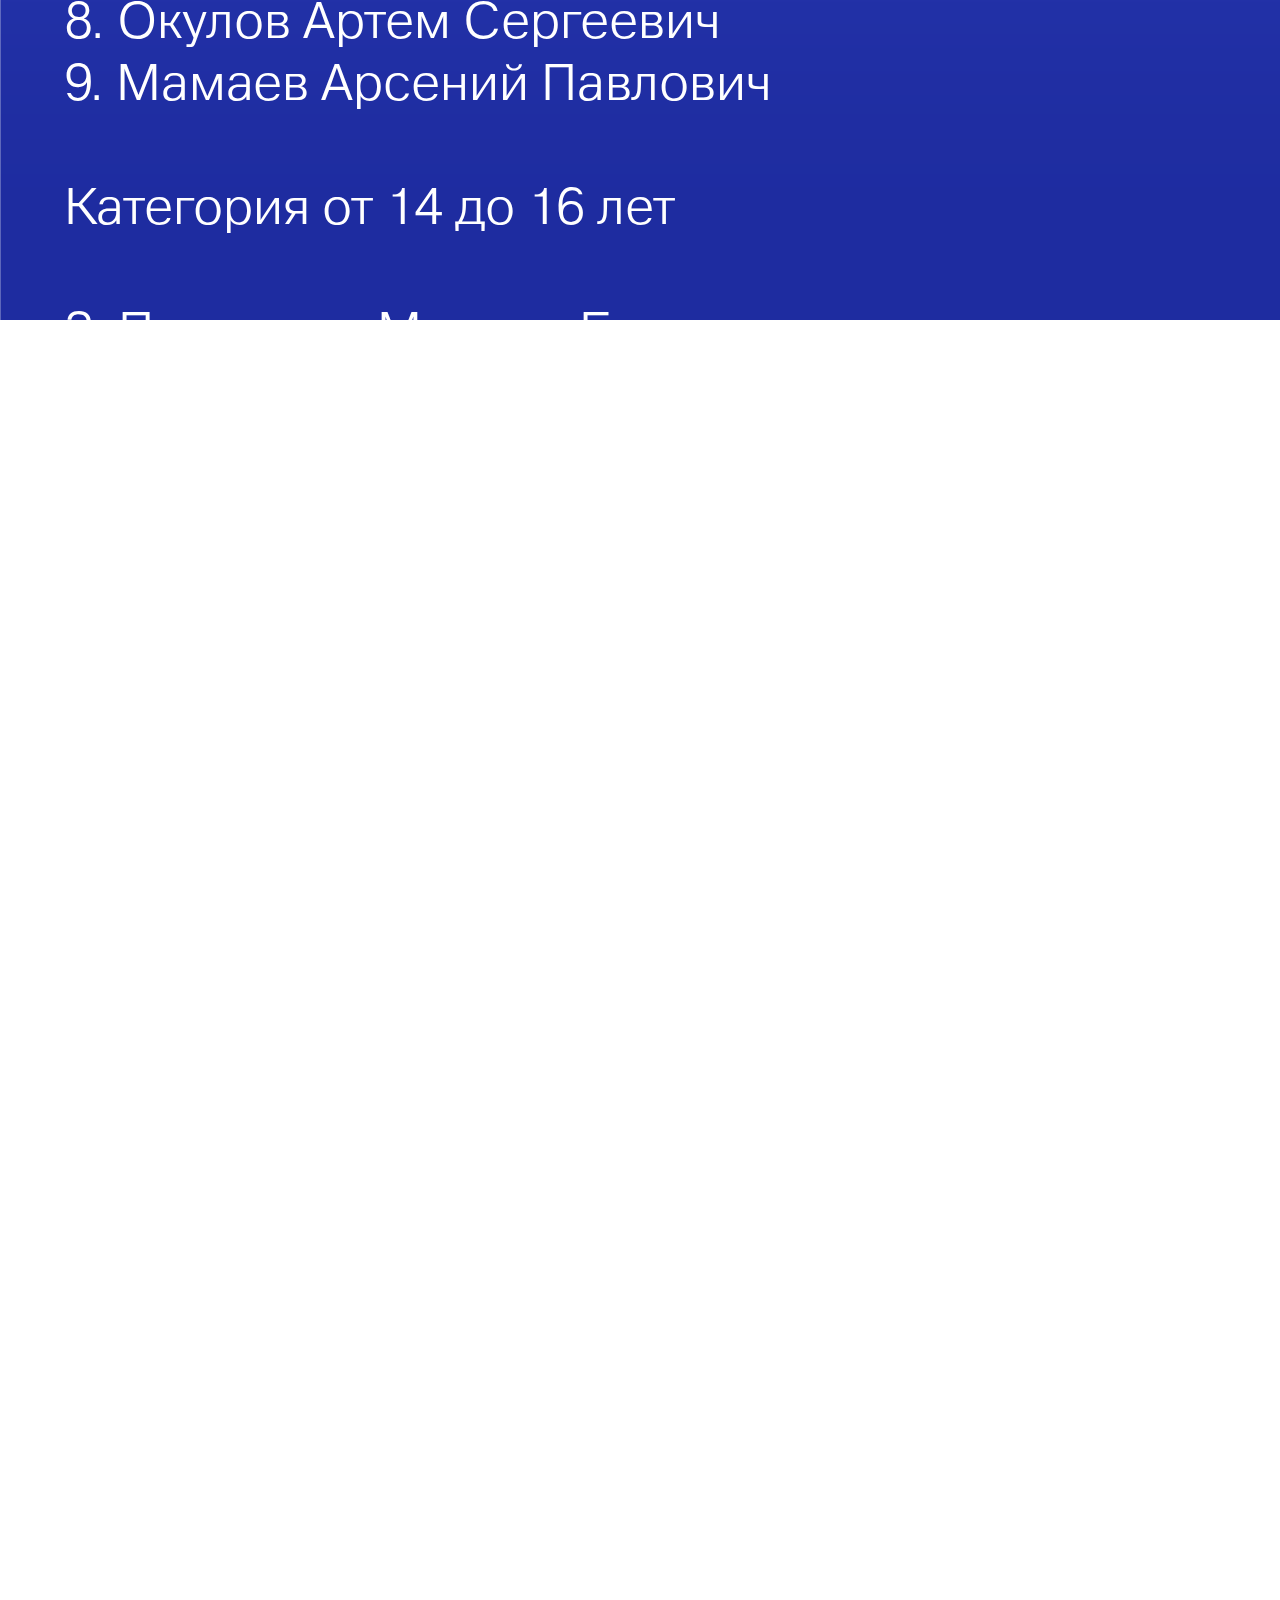
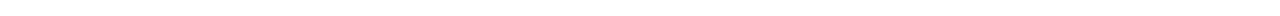
<file: NetwSysAdm.html>
<!DOCTYPE html>
<html lang="en">

<head>
	<meta charset="UTF-8">
	<meta name="viewport" content="width=device-width, initial-scale=1.0">

	<title>IT форум - Окно в будущее</title>

	<script type="module">
		document.documentElement.classList.remove('no-js');
		document.documentElement.classList.add('js');
	</script>

	<link rel="stylesheet" href="styles_page.css">

	<meta name="description" content="ОПИСАНИЕ СТРАНИЦЫ">
	<meta property="og:title" content="IT форум - Окно в будущее">
	<meta property="og:description" content="ОПИСАНИЕ СТРАНИЦЫ">
	<meta property="og:image" content="https://www.mywebsite.com/it-forum_logo.png">
	<meta property="og:image:alt" content="Описание изображения по ссылкеt">
	<meta property="og:locale" content="ru_RU">
	<meta property="og:type" content="website">

	<link rel="icon" href="icon/it-forum_logo.png">

	<meta name="theme-color" content="#1110FF">   <!-- тема строки-->

	<link rel="stylesheet" type="text/css" href="styles_page.css" />

    <script src="scripts.js"></script>

</head>

    <body>


		


	
		<div id="title">
			<a href="index.html">
			<img  src="Image/NetwSysAdm.svg" >
			<h1> Соревнования по сетевому и системному администрированию «Юный сетевой администратор» </h1> </a>
		</div>

        <!-- <div id="button_record">  
			<a href="https://forms.yandex.ru/u/66e7a8e090fa7bbdaccf4424/">
				<img  src="Image/buttom_recorg.png" alt="Записаться"  />
			</a>
		</div> -->
        
		<h2>О конкурсе</h2>

		<div id="anotation">
			
			<p> Настоящее Положение регламентирует порядок проведения соревнований по сетевому и системному администрированию «Юный сетевой администратор» </a>
                среди студентов и 
				школьников образовательных организаций Республики Бурятия. </p>
		</div>

		<div id="download">
			<a href="documents/Положение о порядке проведения конкурса «Юный сетевой администратор».pdf"> Скачать положение </a>
			<br> <a href="documents/Положение о порядке проведения  отборочного тура Сетевой администратор (форум) (1).pdf "> Задание для отборочного тура </a>
		</div>


		<h2 id="title_2"> Результаты отборочного тура</h2>

		<div  id="otbot_tur">
			<p> Прошли отборочный тур и приглашаются на очный этап следующие участники:
				<br> Категория от 11 до 14 лет:
				<br>
				<br>2. Васильев Семен Сергеевич
				<br>3. Мясников Семен Александрович
				<br>4. Болсохоев Роман Олегович
				<br>5. Базаров Ким Сергеевич
				<br>6. Аюшеев Дамдин Дугар-Жапович
				<br>7. Жамсаранова Нарана Жаргаловна
				<br>8. Окулов Артем Сергеевич
				<br>9. Мамаев Арсений Павлович
				<br>
				<br> Категория от 14 до 16 лет
				<br>
				<br>2. Пешняева Марина Евгеньевна
				<br>3. Намдаков Аюша Батоевич
				<br>4. Чернояров Максим Кириллович
				<br>5. Крукович Герман Павлович
				<br>6. Буравлева Софья Игоревна
				<br>7. Зориктуева Аяна Чингисовна
				<br>8. Балсанова Арина Амгалановна
				<br>9. Нимаев Ардан Владимирович
				<br>10. Аюшиев Дамдин  Дугар-Жапович
				<br> 
				<br> Категория 16+ :
				<br>
				<br>1. Шарбунаева Александра Доржиевна
				<br>2. Тугутова Номина Артуровна
				<br>3. Казанцев Никита Владимирович
				<br>4. Матвеев Дмитрий Павлович
				<br>5. Шульгина Дарья Евгеньевна
				<br>6. Прохоров Кирилл Андреевич
				<br>7. Воложин Егор Сергеевич
				<br>8. Бурков Александр Максимович	
				<br> 
			</p>


    </body>
</html>
</file>
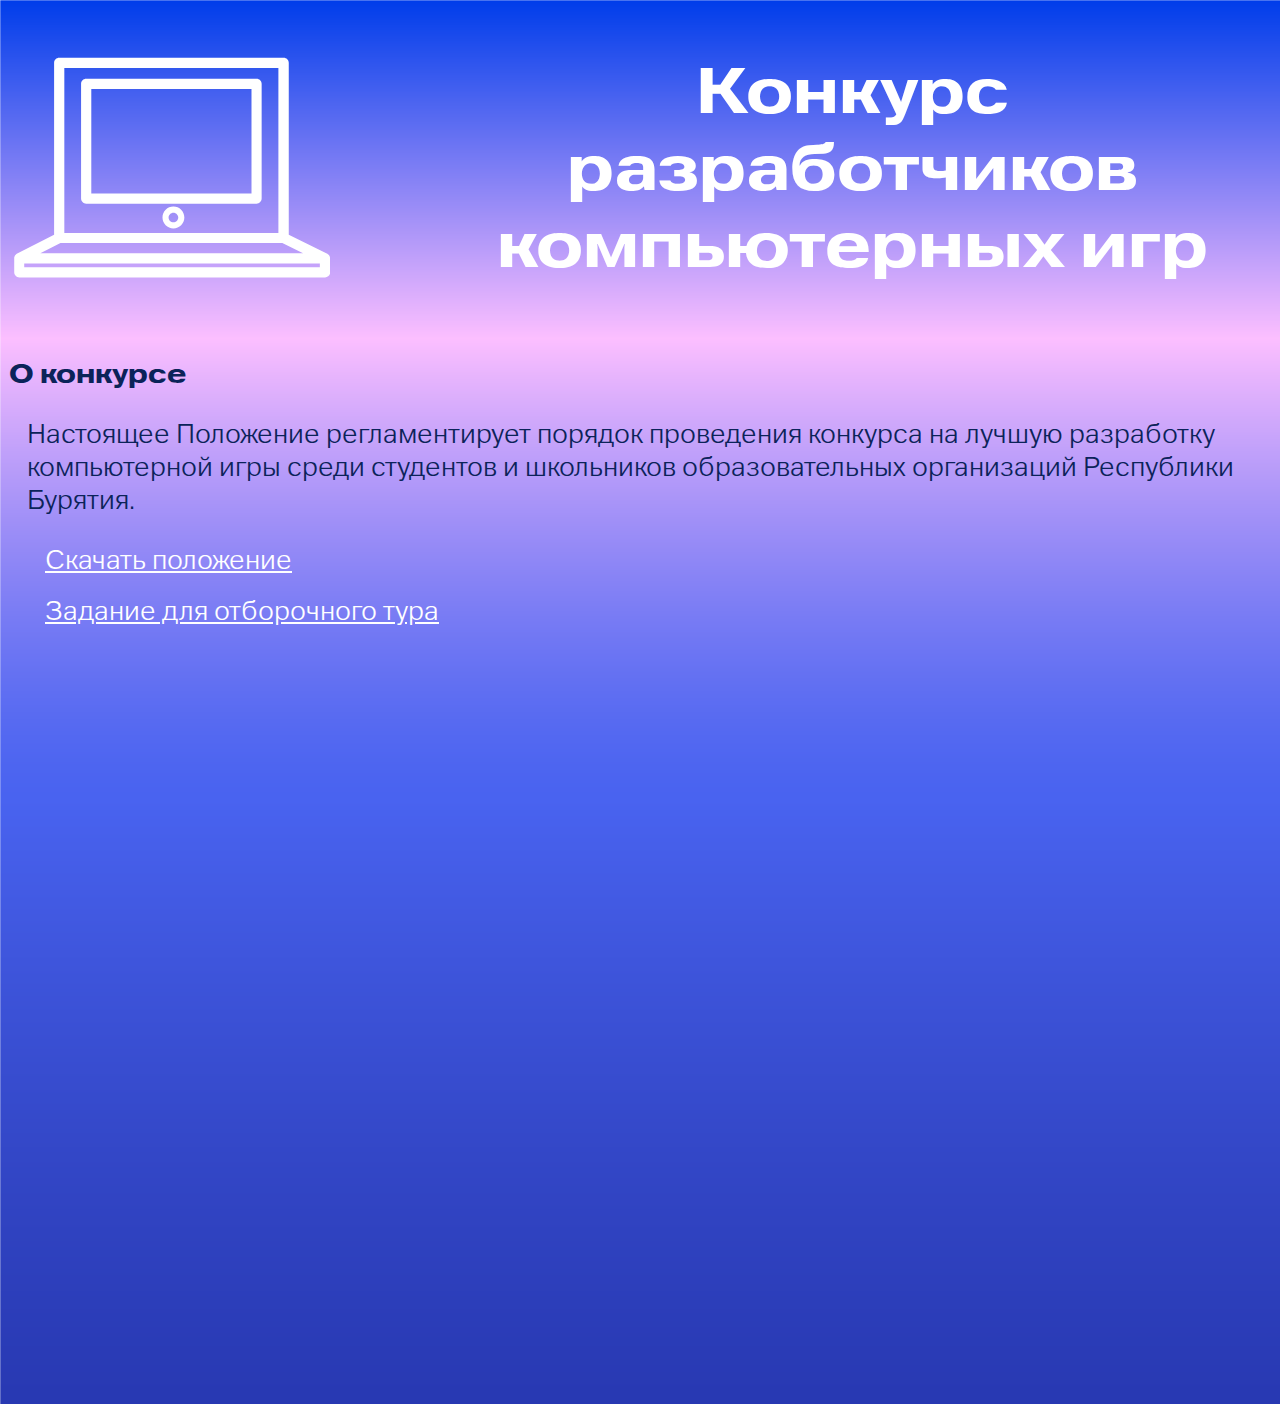
<file: pc_play.html>
<!DOCTYPE html>
<html lang="en">

<head>
	<meta charset="UTF-8">
	<meta name="viewport" content="width=device-width, initial-scale=1.0">

	<title>IT форум - Окно в будущее</title>

	<script type="module">
		document.documentElement.classList.remove('no-js');
		document.documentElement.classList.add('js');
	</script>

	<link rel="stylesheet" href="styles_page.css">

	<meta name="description" content="ОПИСАНИЕ СТРАНИЦЫ">
	<meta property="og:title" content="IT форум - Окно в будущее">
	<meta property="og:description" content="ОПИСАНИЕ СТРАНИЦЫ">
	<meta property="og:image" content="https://www.mywebsite.com/it-forum_logo.png">
	<meta property="og:image:alt" content="Описание изображения по ссылкеt">
	<meta property="og:locale" content="ru_RU">
	<meta property="og:type" content="website">

	<link rel="icon" href="icon/it-forum_logo.png">

	<meta name="theme-color" content="#1110FF">   <!-- тема строки-->

	<link rel="stylesheet" type="text/css" href="styles_page.css" />

    <script src="scripts.js"></script>

</head>

    <body>


		

	
		<div id="title">
			<a href="index.html">
			<img  src="Image/Prog_contest.svg" >
			<h1> Конкурс разработчиков компьютерных игр </h1></a>
		</div>

        <!-- <div id="button_record">  
			<a href="https://forms.yandex.ru/u/66e7a8e090fa7bbdaccf4424/">
				<img  src="Image/buttom_recorg.png" alt="Записаться"  />
			</a>
		</div> -->
        
		<h2>О конкурсе</h2>

		<div id="anotation">
			
			<p> Настоящее Положение регламентирует порядок проведения конкурса 
				на лучшую разработку компьютерной игры среди студентов и 
				школьников образовательных организаций Республики Бурятия. </p>
		</div>

		<div id="download">
			<a href="documents/Положение о проведении конкурса разработчиков компьютерных игр.pdf"> Скачать положение </a>
			<br> <a href="documents/Задание для отборочного тура конкурса разработчиков компьютерных игр.pdf"> Задание для отборочного тура </a>
		</div>


    </body>
</html>
</file>
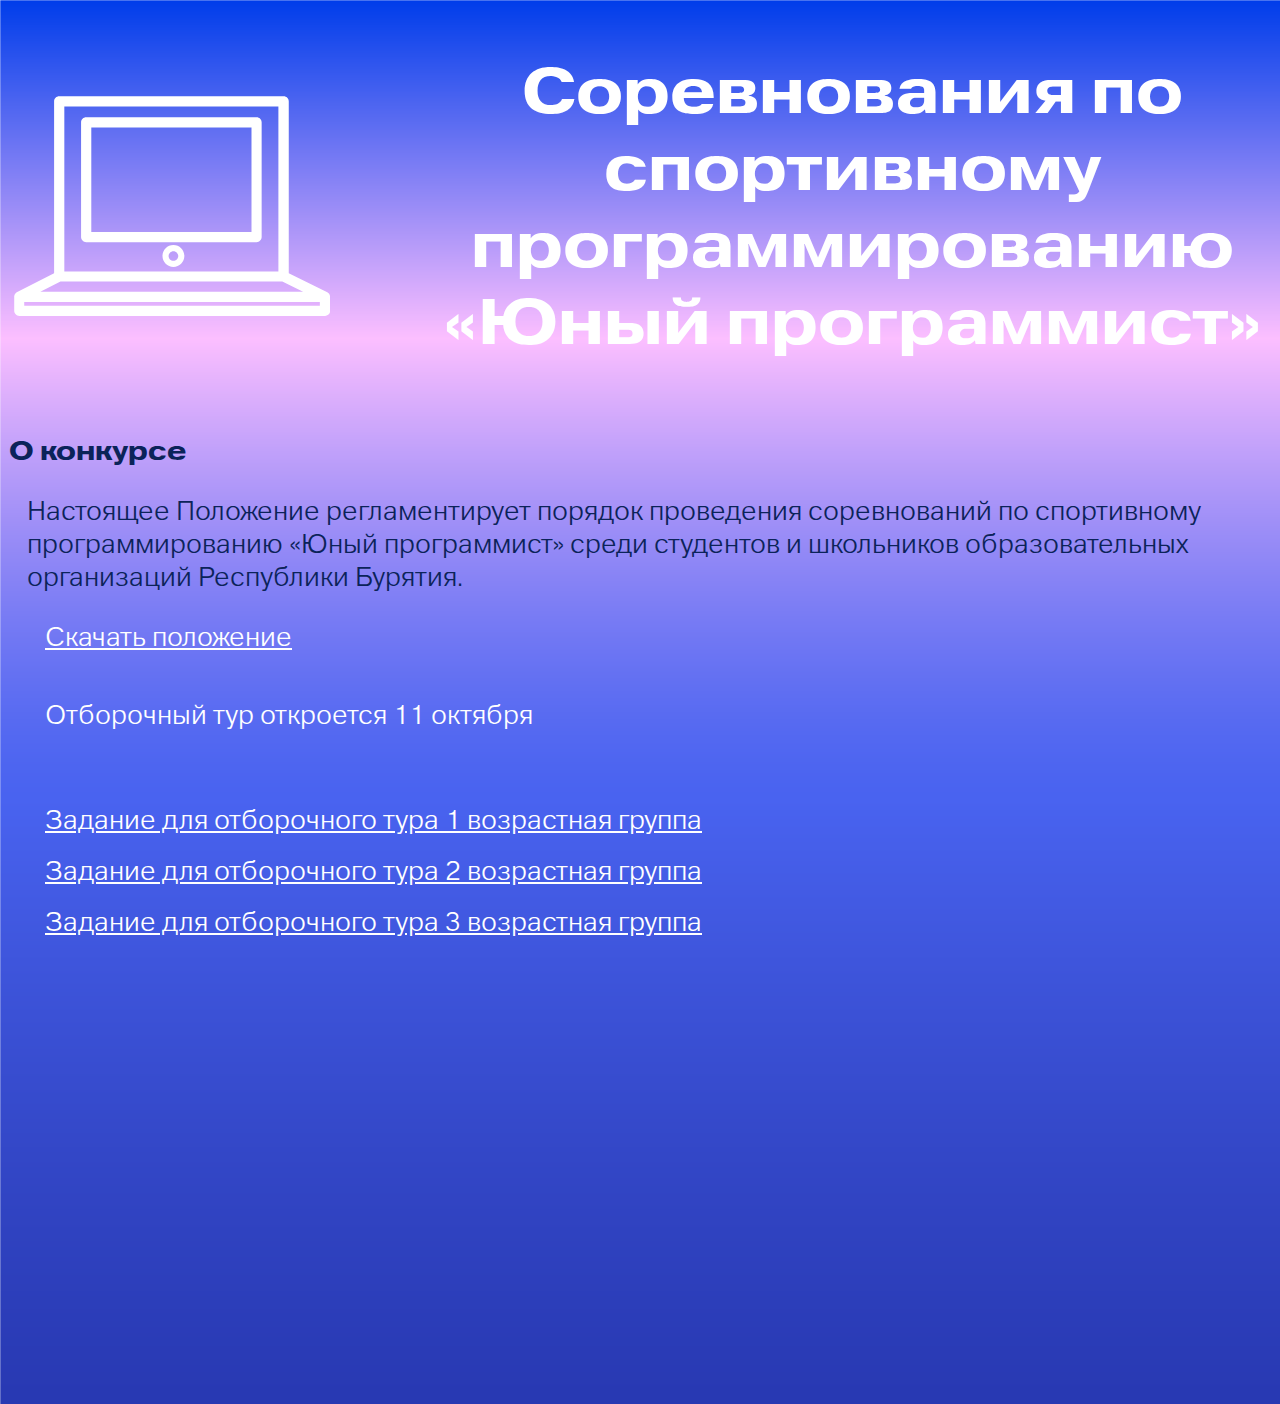
<file: Prog_contest.html>
<!DOCTYPE html>
<html lang="en">

<head>
	<meta charset="UTF-8">
	<meta name="viewport" content="width=device-width, initial-scale=1.0">

	<title>IT форум - Окно в будущее</title>

	<script type="module">
		document.documentElement.classList.remove('no-js');
		document.documentElement.classList.add('js');
	</script>

	<link rel="stylesheet" href="styles_page.css">

	<meta name="description" content="ОПИСАНИЕ СТРАНИЦЫ">
	<meta property="og:title" content="IT форум - Окно в будущее">
	<meta property="og:description" content="ОПИСАНИЕ СТРАНИЦЫ">
	<meta property="og:image" content="https://www.mywebsite.com/it-forum_logo.png">
	<meta property="og:image:alt" content="Описание изображения по ссылкеt">
	<meta property="og:locale" content="ru_RU">
	<meta property="og:type" content="website">

	<link rel="icon" href="icon/it-forum_logo.png">

	<meta name="theme-color" content="#1110FF">   <!-- тема строки-->

	<link rel="stylesheet" type="text/css" href="styles_page.css" />

    <script src="scripts.js"></script>

</head>

    <body>


		

	
		<div id="title">
			<a href="index.html">
			<img  src="Image/Prog_contest.svg" >
			<h1> Соревнования по спортивному программированию «Юный программист» </h1></a>
		</div>

        <!-- <div id="button_record">  
			<a href="https://forms.yandex.ru/u/66e7a8e090fa7bbdaccf4424/">
				<img  src="Image/buttom_recorg.png" alt="Записаться"  />
			</a>
		</div> -->
        
		<h2>О конкурсе</h2>

		<div id="anotation">
			
			<p> Настоящее Положение регламентирует порядок проведения соревнований по спортивному программированию «Юный программист» среди студентов и 
				школьников образовательных организаций Республики Бурятия. </p>
		</div>

		<div id="download">
			
			<a href="documents/Положение о порядке проведения конкурса «Юный программист».pdf"> Скачать положение </a>
			<br>
			<p> Отборочный тур откроется 11 октября </p>
			
			<br> <a href="https://onlinetestpad.com/kccuy3rqjgqru "> Задание для отборочного тура  1 возрастная группа </a>
			<br> <a href="https://onlinetestpad.com/7snjyvgshb63q "> Задание для отборочного тура 2 возрастная группа</a>
			<br> <a href="https://onlinetestpad.com/a5ywl3oeztq5y  "> Задание для отборочного тура 3 возрастная группа</a>
		</div>


    </body>
</html>
</file>
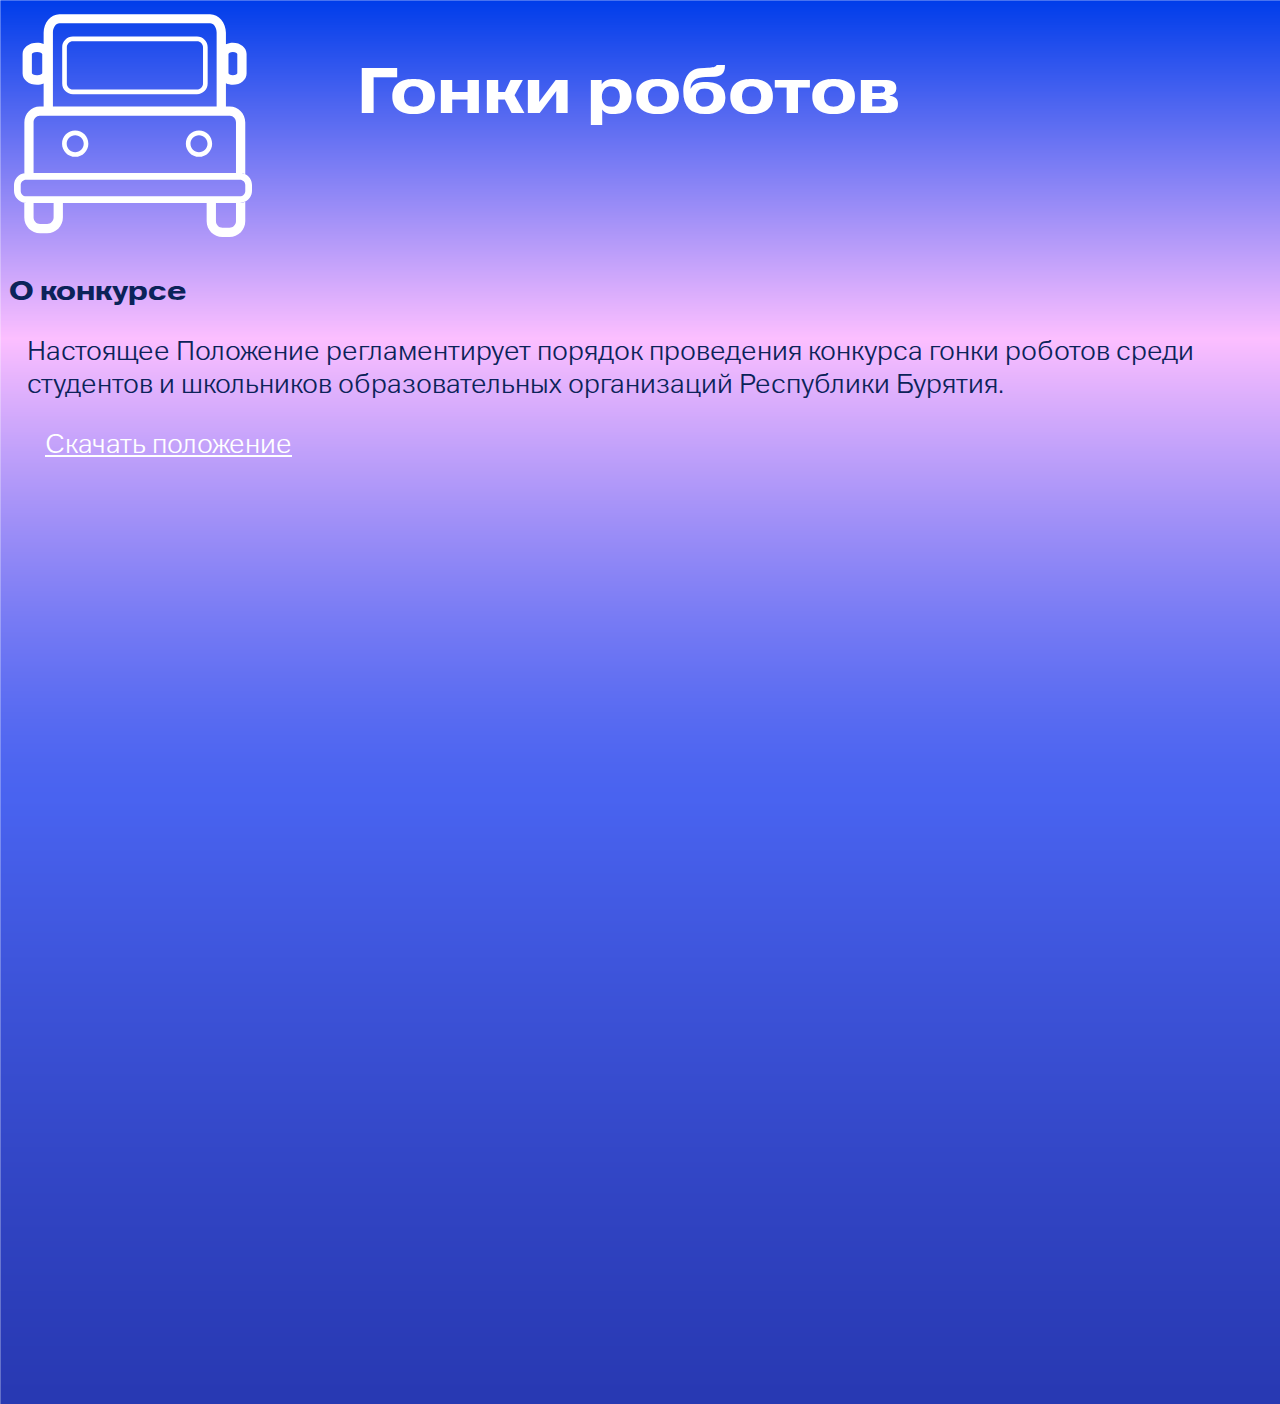
<file: Robo_racing.html>
<!DOCTYPE html>
<html lang="en">

<head>
	<meta charset="UTF-8">
	<meta name="viewport" content="width=device-width, initial-scale=1.0">

	<title>IT форум - Окно в будущее</title>

	<script type="module">
		document.documentElement.classList.remove('no-js');
		document.documentElement.classList.add('js');
	</script>

	<link rel="stylesheet" href="styles_page.css">

	<meta name="description" content="ОПИСАНИЕ СТРАНИЦЫ">
	<meta property="og:title" content="IT форум - Окно в будущее">
	<meta property="og:description" content="ОПИСАНИЕ СТРАНИЦЫ">
	<meta property="og:image" content="https://www.mywebsite.com/it-forum_logo.png">
	<meta property="og:image:alt" content="Описание изображения по ссылкеt">
	<meta property="og:locale" content="ru_RU">
	<meta property="og:type" content="website">

	<link rel="icon" href="icon/it-forum_logo.png">

	<meta name="theme-color" content="#1110FF">   <!-- тема строки-->

	<link rel="stylesheet" type="text/css" href="styles_page.css" />

    <script src="scripts.js"></script>

</head>

    <body>


		

	
		<div id="title">
			<a href="index.html">
			<img  src="Image/Robo_racing.svg" >
			<h1> Гонки роботов </h1></a>
		</div>

        <!-- <div id="button_record">  
			<a href="https://forms.yandex.ru/u/66e7a8e090fa7bbdaccf4424/">
				<img  src="Image/buttom_recorg.png" alt="Записаться"  />
			</a>
		</div>
         -->
		<h2>О конкурсе</h2>

		<div id="anotation">
			
			<p> Настоящее Положение регламентирует порядок проведения конкурса 
				гонки роботов среди студентов и 
				школьников образовательных организаций Республики Бурятия. </p>
		</div>

		<div id="download">
			<a href="documents/Положение Соревнования «Гонки роботов».pdf"> Скачать положение </a>
			<!-- <br> <a href="documents/Задание для отборочного тура конкурса разработчиков компьютерных игр.pdf"> Задание для отборочного тура </a> -->
		</div>


    </body>
</html>
</file>
<file: styles.css>
@font-face {
    font-family: 'Pervye_Book';
    src: url('fonts/Pervye_Book.otf') format('opentype');
}
@font-face {
    font-family: 'YPervye_Extended-Bold';
     src: url('fonts/Pervye_Extended-Bold.otf') format('opentype'); 
}

@media (min-width:1279px) {
    body{
        margin: 0px;
        padding: 0px;
        background-image: url("Image/background_all.png");
        height: 100vh;
        overflow-x: hidden;
        background-size: cover;
        background-repeat: no-repeat;
    }
    

#table_block{
    font-family: 'Pervye_Book', sans-serif;
    font-size: 150%;
    color: #fff;
    padding-bottom: 35px;

}

#table_block table{
   margin: auto;
    border-top: 7px solid rgb(255, 255, 255);
    border-collapse: collapse;
    text-align: center;
    margin-bottom: 20px;
    border: 1px solid #dddddd;

}

#table_block th{
    text-align: center;
    padding: 15px;
    border: 3px solid rgb(255, 255, 255);
} 

#table_block td{
    text-align: center;
    padding: 15px;
    border: 3px solid rgb(255, 255, 255);
}



    
    #floating-button {
        position: fixed;
        z-index: 100;
        bottom: 20px;
        right: 20px;
        background-color: #001aff;
        color: white;
        border: none;
        padding: 15px 32px;
        text-align: center;
        text-decoration: none;
        font-size: 26px;
        border-radius: 100%;
        cursor: pointer;
      }
       
      #floating-button:hover {
        background-color: #4107a0;
      }
    
    #title{
        margin: 0 0;
        padding-bottom: 40px;
        padding-left: 30px;
       
    }
    
    #title_motd{
        padding-top: 100px;
        margin: 0 0;
        padding-left: 30px;
        
    }
        
         
        
        #banner {
            font-family: 'YPervye_Extended-Bold', sans-serif;
            position: relative;
            font-size: 300%;
            color: white;
            text-align: center;
            margin-left: 20px;
            margin-right: 20px;
           
        
        }
    
        #button_rec_block{
            margin-top: 100px;
            display: block;
            justify-content: center;
            align-items: center;
        }
    
        #help_text{
        text-align: center;
            
        }
    
        #button_record{
            text-align: center;
            
        }
    
        #button_record img{
            width: 30%;
        }
    
        #button_record a {
            font-family: 'Pervye_Book', sans-serif; 
            text-decoration: none;
            display: block; 
            color: white; 
            transition: transform 1s;
        }
        
        #button_record a:hover {
            transform: scale(1.1);
        }
    
    
       @keyframes running-text{
        from{
            transform: translateX(-1%);
        }
        to{
            transform: translateX(90%);
        }
       }
    
       h3 a{
        font-family: 'Pervye_Book', sans-serif; 
        text-decoration: none;
       }
    
        h3.running-text {
            margin-top: 8em;
            animation-name: running-text;
            animation-duration: 15s; 
            animation-timing-function: linear; 
            animation-iteration-count: infinite;
        }
    
    #downloadLink{
        color: #fff;
    }
    
    #back_1{
        width: 100%;
    }
#block_otb{
    font-family: 'Pervye_Book', sans-serif; 
    color:#fff;
    align-items: center;
    justify-self: center;
    display: block;
    text-align: center;
    padding: 30px;
}
#block_otb h1{
font-size: 40px ;
}
#block_otb p{
    padding-left: 20px;
    padding-right: 20px;
    font-size: 30px;

}
    #block_2{
        color:#fff;
        align-items: center;
        justify-self: center;
        display: block;
        text-align: center;
        padding: 5vh;
    }
    #block_2 h1{
        font-size: 40px;
       
    }
    #block_2 p{
       padding-left: 20px;
       padding-right: 20px;
       font-size: 30px;
    }
    #block_2 a{
        font-family: 'Pervye_Book', sans-serif; 
        font-size: 30px; 
    
    }
    
    #block_3{
        align-items: center;
        color:#fff;
        align-items: center;
        justify-self: center;
        display:block;
        
    }
    
    .item-lists{
        display: flex;
        align-items: center;
        justify-self: center;
        padding-left: 100px;
        padding-right: 100px;
    }
    
    /* #block_3 p{
        align-items: right;
    } */
    
    #block_3 img{
        margin-right: 20px;
        margin: 15px;
        width: 150px;
    }
    
    .item-lists p{
        margin-bottom: 25px;
        font-size: 30px;
        
    }
    
    #block_4{
        margin: 30px;
        color: #fff;
        display: grid;
        grid-template-columns: 1fr 1fr 1fr 1fr ;
        grid-gap: 20px;
        align-items: center;
        justify-self: center;
        text-align: center;
        margin-bottom: 40px;
    }
    
    h1{
        color: #fff;
        text-align: center;
    }
    
    #block_4 img{
        margin: 10px;
        width: 100px;
    }
    
    #block_4 a{
        color: #fff;
        font-size: 20px;
        text-decoration: none;
    }
    
    #block_5{
        padding-top: 20px;
    }
    
    #partners{
        width: 100vw;
        padding-top: 50px;
        margin-bottom: 10px;
    }
    
    #liner_footer{
        margin: 0;
        padding: 0;
        
    }
    
    #footer{
        margin-left: 30px;
        display: grid;
        grid-template-columns: 2fr 1fr 3fr;
        grid-gap: 15px;
        font-family: 'Pervye_Book', sans-serif; 
        font-size: 20px;
        color: #fff;
        align-items: center;
        /* text-align: center;*/
    } 
    
    #footer h2 {
        font-family: 'YPervye_Extended-Bold', sans-serif; 
        font-size: 30px;
        color: #fff;
        text-align: center;
        margin: 20px;
    }
    
    #footer a{
        text-decoration: none;
        color: aliceblue;
        font-family:  'Pervye_Book', sans-serif;  
        font-size: 20px;
        text-align: right;
    }
    
    #footer img{
        
        height: 30px;
        margin-right: 7px;
    }
    #map{
        text-align: right;
        margin-right: 100px;
        margin-top: 30px;
        margin-bottom: 30px;
    }
    #mapFrame{
        width: 600px;
        height: 350px;
    }
}

@media (max-width: 1280px) {
    body{
        margin: 0;
        padding: 0;
        background-image: url("Image/background_all_4.png");
        height: 90vh;
        width: 100vw;
        max-width: 480px;
        overflow-x: hidden;
        background-size: 200vw 1500vh;
        background-repeat: no-repeat;
        max-width: 100vw; 
        max-height: 100vh;
        align-items: center;
        
    }
    




    #table_block{
        font-family: 'Pervye_Book', sans-serif;
        font-size: 55%;
        color: #fff;
        padding-bottom: 2px;
    
    }
    
    #table_block table{
       margin: auto;
        border-top: 1px solid rgb(255, 255, 255);
        border-collapse: collapse;
        text-align: center;
        margin-bottom: 1px;
        border: 0,5px solid #dddddd;
    
    }
    
    #table_block th{
        text-align: center;
        padding: 1px;
        border: 1px solid rgb(255, 255, 255);
    } 
    
    #table_block td{
        text-align: center;
        padding: 5px;
        border: 1px solid rgb(255, 255, 255);
    }

    #table_block td:nth-child(1){
         width: 25px;
    }
    #table_block td:nth-child(3){
        width: 25px;
   }


    
    #floating-button {
        position: fixed;
        z-index: 100;
        bottom: 3vh;
        left: 70vw;
        background-color: #001aff;
        color: white;
        border: none;
        padding: 15px 32px;
        text-align: center;
        text-decoration: none;
        font-size: 26px;
        border-radius: 100%;
        cursor: pointer;
    }
       
    #floating-button:hover {
        background-color: #4107a0;
    }
    
    .back_1{
        align-items: center;
        padding: 5vw;
    }

    #title{
        margin: 10px;
        padding-bottom: 40px;
        padding-left: 10px;
        max-width: 100vw; 
        
        
       
    }
    
    #title_motd{
        padding-top: 100px;
        margin: 0 0;
        padding-left: 10px;
        
    }
        
         
        
        #banner {
            font-family: 'YPervye_Extended-Bold', sans-serif;
            position: relative;
            font-size: 7vw;
            color: white;
            text-align: center;
            
           
        
        }
    
        #button_rec_block{
            margin-top: 100px;
            display: block;
            justify-content: center;
            align-items: center;
        }
    
        #help_text{
        text-align: center;
            
        }
    
        #button_record{
            text-align: center;
            
        }
    
        #button_record img{
            width: 30%;
        }
    
        #button_record a {
            font-family: 'Pervye_Book', sans-serif; 
            text-decoration: none;
            display: block; 
            color: white; 
            transition: transform 1s;
        }
        
        #button_record a:hover {
            transform: scale(1.1);
        }
        
        #running-text-block{
            margin-top: 1em;
            overflow: hidden; 
        }
    
       @keyframes running-text{
        from{
            transform: translateX(-1%);
        }
        to{
            transform: translateX(90%);
        }
       }
    
       h3 a{
        font-family: 'Pervye_Book', sans-serif; 
        text-decoration: none;
       }
    
        h3.running-text {
            
            animation-name: running-text;
            animation-duration: 15s; 
            animation-timing-function: linear; 
            animation-iteration-count: infinite;
        }
    
    #downloadLink{
        color: #fff;
    }
    
    
    #block_otb{
        color:#fff;
        align-items: center;
        justify-self: center;
        display: block;
        text-align: center;
        padding-left: 10vw;
        padding-right: 10vw;
        padding: 5vh;
    }
    #block_otb h1{
    font-size: 7vw ;
    }
    #block_otb p{
        padding-left: 20px;
       padding-right: 20px;
       font-size: 6vw;
    }



    #block_2{
        color:#fff;
        align-items: center;
        justify-self: center;
        display: block;
        text-align: center;
        padding-left: 10vw;
        padding-right: 10vw;
    }
    #block_2 h1{
        font-size: 40px;
       
    }
    #block_2 p{
       padding-left: 20px;
       padding-right: 20px;
       font-size: 6vw;
    }
    #block_2 a{
        font-family: 'Pervye_Book', sans-serif; 
        font-size: 30px; 
    
    }
    
    #block_3{
        align-items: center;
        color:#fff;
        align-items: center;
        justify-self: center;
        display:block;
        
    }
    
    .item-lists{
        display: flex;
        align-items: center;
        justify-self: center;
        padding-left: 10vw;
        padding-right: 10vw;
    }
    
    /* #block_3 p{
        align-items: right;
    } */
    
    #block_3 img{
        margin-right: 20px;
        margin: 15px;
        width: 20vw;
    }
    
    .item-lists p{
        margin-bottom: 25px;
        font-size: 6vw;
        
    }
    
    #block_4{
        margin: 30px;
        color: #fff;
        display: grid;
        grid-template-columns: repeat(auto-fill, minmax(150px, 1fr));
        grid-gap: 20px;
        align-items: center;
        justify-self: center;
        text-align: center;
        margin-bottom: 40px;
        padding-left: 10%;
        padding-right: 10%;
    }
    
    h1{
        color: #fff;
        text-align: center;
        font-size: 10vw;
    }
    
    #block_4 img{
        margin: 10px;
        width: 100px;
    }
    
    #block_4 a{
        color: #fff;
        font-size: 20px;
        text-decoration: none;
    }
    
    #block_5{
        padding-top: 20px;
    }
    
    #partners{
        width: 100vw;
        padding-top: 50px;
        margin-bottom: 10px;
    }
    
    #liner_footer{
        margin: 0;
        padding: 0;
        
    }
    
    #footer{
        margin-left: 30px;
        margin-right: 30px;
        display: grid;
        grid-template-columns: repeat(auto-fill, minmax(70vw, 1fr)); 
        grid-gap: 15px;
        font-family: 'Pervye_Book', sans-serif; 
        color: #fff;
        align-items: center;
        
        /* text-align: center;*/
    } 
    
    #footer h2 {
        font-family: 'YPervye_Extended-Bold', sans-serif; 
        font-size: 10vw;
        color: #fff;
        text-align: center;
        margin: 20px;
        
    }
    #linksPartner{
        
        text-align: center;
    }
    
    
    #footer a{
        text-decoration: none;
        color: aliceblue;
        font-family:  'Pervye_Book', sans-serif;  
        font-size: 7vw;
        align-items: center;
        
    }
    #footer p{
        text-decoration: none;
        color: aliceblue;
        font-family:  'Pervye_Book', sans-serif;  
        font-size: 7vw;
        text-align: center;
        
    }
    
    #footer img{
        
        height: 7vw;
        margin-right: 7px;
    }
    #map{
        align-items: center;
        margin-right: 30px;
        margin-top: 30px;
        margin-bottom: 30px;
        margin-left: 30px;
    }
    #mapFrame{
        width: 100%;
        height: 400px;
    }
}




    /* #year{
        font-size: 40%;
        margin-bottom: 0;
    }
    #br_1{
        padding-top: 0;
    }
    
  
    .button_record {
        display: flex;
        justify-content: center;
        align-items: center;
        background-repeat: no-repeat;
        font-family: 'YPervye_Extended-Bold', sans-serif;
        font-size: 70%;
        color: white;
        text-align: center;
        position: absolute;
        background-size: auto;
        object-fit:scale-down;
        width: 10vw;
        height: 5vh;
        scale: 0.5;
    }
    

    .button_record a {
        display: block; 
        color: white; 
        transition: transform 1s;
    }
    
    .button_record a:hover {
        transform: scale(1.1);
    }

     */
</file>
<file: styles_page.css>
@font-face {
    font-family: 'Pervye_Book';
    src: url('fonts/Pervye_Book.otf') format('opentype');
}
@font-face {
    font-family: 'YPervye_Extended-Bold';
     src: url('fonts/Pervye_Extended-Bold.otf') format('opentype'); 
}



@media (min-width:1279px) {

body{
    margin: 0;
    padding: 0;
    background-image: url("Image/background_all_1.png");
    height: 125vh;
    overflow-x: hidden;
    background-size: cover;
    background-repeat: no-repeat;
}

h1{
    font-family: 'YPervye_Extended-Bold', sans-serif;
    color: #fff;
    font-size: 3vw;
}

h2{
    font-family: 'YPervye_Extended-Bold', sans-serif;
    color: #0B2359;
    font-size: 5vh;
    padding-top: 1vh;
    padding-left: 10vh;
}

#otbot_tur{
    font-family: 'Pervye_Book', sans-serif;
    color: #fff;
    font-size: 2vw;
    padding-left: 5%;
    padding-bottom: 2%;
}


#title_2{
    margin: 3vh;
    align-items: center;
    text-align: center;
    align-content: center;
    text-decoration: none;
}


#title{
    margin: 3vh;
    display: flex;
    align-items: center;
    text-align: center;
    text-decoration: none;
}

#title img{
    margin: 15px;
    width: 12%;
    padding-right: 100px;
}

#title a{
    text-decoration: none;
    display: flex;
}

#button_record{
    align-items: center;
    
}

#button_record img{
    width: 30vw;
}

#button_record a {
    font-family: 'Pervye_Book', sans-serif; 
    text-decoration: none;
    display: block; 
    color: white; 
    align-items: center;
    text-align: center;
    transition: transform 1s;
}

#button_record a:hover {
    transform: scale(1.1);
}


#anotation{
    font-family: 'Pervye_Book', sans-serif;
    color: #0B2359;
    font-size: 5vh;
    padding-left: 5vh;
    padding-right: 4vh;
    text-decoration: none;
}

#download a{
    font-family: 'Pervye_Book', sans-serif; 
    display: block; 
    color: white; 
    align-items: left;
    text-align: left;
   font-size: 3vh;
   padding-left: 5vh;
}

#download p{
    padding-bottom: 1em;
    font-family: 'Pervye_Book', sans-serif; 
    color: white; 
    text-align: left;
   font-size: 3vh;
   padding-left: 5vh;
}

}


@media (max-width: 1280px) {
    body{
        margin: 0;
        padding: 0;
        background-image: url("Image/background_all_1.png");
        height: 155vh;
        overflow-x: hidden;
        background-size: cover;
        background-repeat: no-repeat;
    }
    
    h1{
        font-family: 'YPervye_Extended-Bold', sans-serif;
        color: #fff;
        font-size: 5vw;
    }
    
    h2{
        font-family: 'YPervye_Extended-Bold', sans-serif;
        color: #0B2359;
        font-size: 3vh;
        padding-top: 1vh;
        padding-left: 1vh;
    }
    
    

    #otbot_tur{
        font-family: 'Pervye_Book', sans-serif;
        color: #fff;
        font-size: 4vw;
        padding-left: 5%;
        padding-bottom: 2%;
    }
    
    
    #title_2{
        margin: 2vh;
        align-items: center;
        text-align: center;
        align-content: center;
    }

    
    #title{
        margin: 1vh;
        display: flex;
        align-items: center;
        text-align: center;
    }
    
    #title img{
        margin: 5px;
        width: 25%;
       
    }
    
    
    #title a{
        text-decoration: none;
        display: flex;
    }
    


    #button_record{
        margin-top: 3vh;
        align-items: center;
        
    }
    
    #button_record img{
        width: 70vw;
    }
    
    #button_record a {
        font-family: 'Pervye_Book', sans-serif; 
        text-decoration: none;
        display: block; 
        color: white; 
        align-items: center;
        text-align: center;
        transition: transform 1s;
    }
    
    #button_record a:hover {
        transform: scale(1.1);
    }
    
    
    #anotation{
        font-family: 'Pervye_Book', sans-serif;
        color: #0B2359;
        font-size: 3vh;
        padding-left: 3vh;
        padding-right: 2vh;
    }
    
    #download a{
        font-family: 'Pervye_Book', sans-serif; 
        display: block; 
        color: white; 
        align-items: left;
        text-align: left;
       font-size: 3vh;
       padding-left: 5vh;
    }
    
    #download p{
        margin-bottom: 1em;
        font-family: 'Pervye_Book', sans-serif; 
        color: white; 
        text-align: left;
       font-size: 3vh;
       padding-left: 5vh;
    }

}
</file>
<file: FAQ_STYLES.css>
@font-face {
    font-family: 'Pervye_Book';
    src: url('fonts/Pervye_Book.otf') format('opentype');
}
@font-face {
    font-family: 'YPervye_Extended-Bold';
     src: url('fonts/Pervye_Extended-Bold.otf') format('opentype'); 
}


body{
    margin: 0;
    padding: 0;
    background-image: url(Image/background_all_1.png);
    /* background-color: #0D44EB; */
    height: 100vh;
    overflow-x: hidden;
    background-size: cover;
    background-repeat: no-repeat;
}


#floating-button {
  position: fixed;
  z-index: 100;
  bottom: 20px;
  right: 20px;
  background-color: #2515b9; 
  color: white;
  border: none;
  padding: 15px 32px;
  text-align: center;
  text-decoration: none;
  font-size: 26px;
  border-radius: 15px;
  cursor: pointer;
}
 
#floating-button:hover {
  background-color: #4107a0;
}

p{
  padding: 100px;
  font-family: 'Pervye_Book', sans-serif;
  box-shadow: 0px 0px 100px 100px rgba(0, 0, 0, 0.3) inset;
  /* box-shadow: 10px 10px 10px 10px rgba(0, 0, 0, 0.1), 0 10px 10px -5px rgba(255, 255, 255, 0.04) inset; */
}

a{
  font-family: 'Pervye_Book', sans-serif; 
  color: #fff;
 }


h1{
    font-family: 'YPervye_Extended-Bold', sans-serif;
    position: relative;
    font-size: 300%;
    color: white;
    text-align: center;
    margin-left: 20px;
    margin-right: 20px;
   
}
.faq {
    font-family: 'Pervye_Book', sans-serif;
    width: 80%;
    padding-left: 10%;
    justify-content: center;
  }
   
  details{
    font-family: 'Pervye_Book', sans-serif;
    color: #fff;
    content: ""; 
    position: r; 
    top: 0; 
    left: 0; 
    right: 0; 
    bottom: 0; 
    background: rgba(0, 0, 0, 0.5);
    display:contents;
    background: #fff;
    width:400px;
    box-shadow: 0 10px 15px -5px rgba(255, 255, 255, 0.1), 0 10px 10px -5px rgba(255, 255, 255, 0.04);
    border-radius: 8px;
    overflow:hidden;
    margin-bottom: 1.5em;
  }


  
  summary::-webkit-details-marker{display:none;}
  summary::-moz-list-bullet{list-style-type:none;}
  summary::marker{display:none;} 
  summary {
    
     display:block;
     padding: .3em 1em .3em .9em;
     border-bottom: 1px solid #e2e8f0;
     font-size:1.4em;
     cursor: pointer;
     position: relative;
      background:  #2515b9; 
  }
  summary:before {  
    top: .4em;
    right: .3em;
    color: transparent;
    background: url("[data-uri]") no-repeat 50% 50% / 1em 1em;
    width: 1em;
    height: 1em;  
    content: "";
    position: absolute;
    transition: transform .100s;
  }
  details[open] > summary:before {
    color: #fff;
    transform: scale(1,-1);
  }
  summary ~ * {
     padding: 10px;
  }
  details[open] summary ~ *{ 
    animation: sweep .100s ease-in-out;
  }
  @keyframes sweep {
    0%    {opacity: 0;}
    100%  {opacity: 1;}
  }
  summary:focus {
    outline:0;
    box-shadow: inset 0 0 1px rgba(255, 255, 255, 0.3), inset 0 0 2px rgba(255, 255, 255, 0.3);
  }

  /* details {
    font-family: 'Pervye_Book', sans-serif;
    background-color: #f9f9f9;
    border: 1px solid #ddd;
    border-radius: 4px;
    padding: 0.5em;
    margin-bottom: 1em;
  }
   
  summary {
    font-family: 'Pervye_Book', sans-serif;
    font-weight: bold;
    cursor: pointer;
  }
   
  details[open] {
    font-family: 'Pervye_Book', sans-serif;
    background-color: #eef;
  } */
</file>
